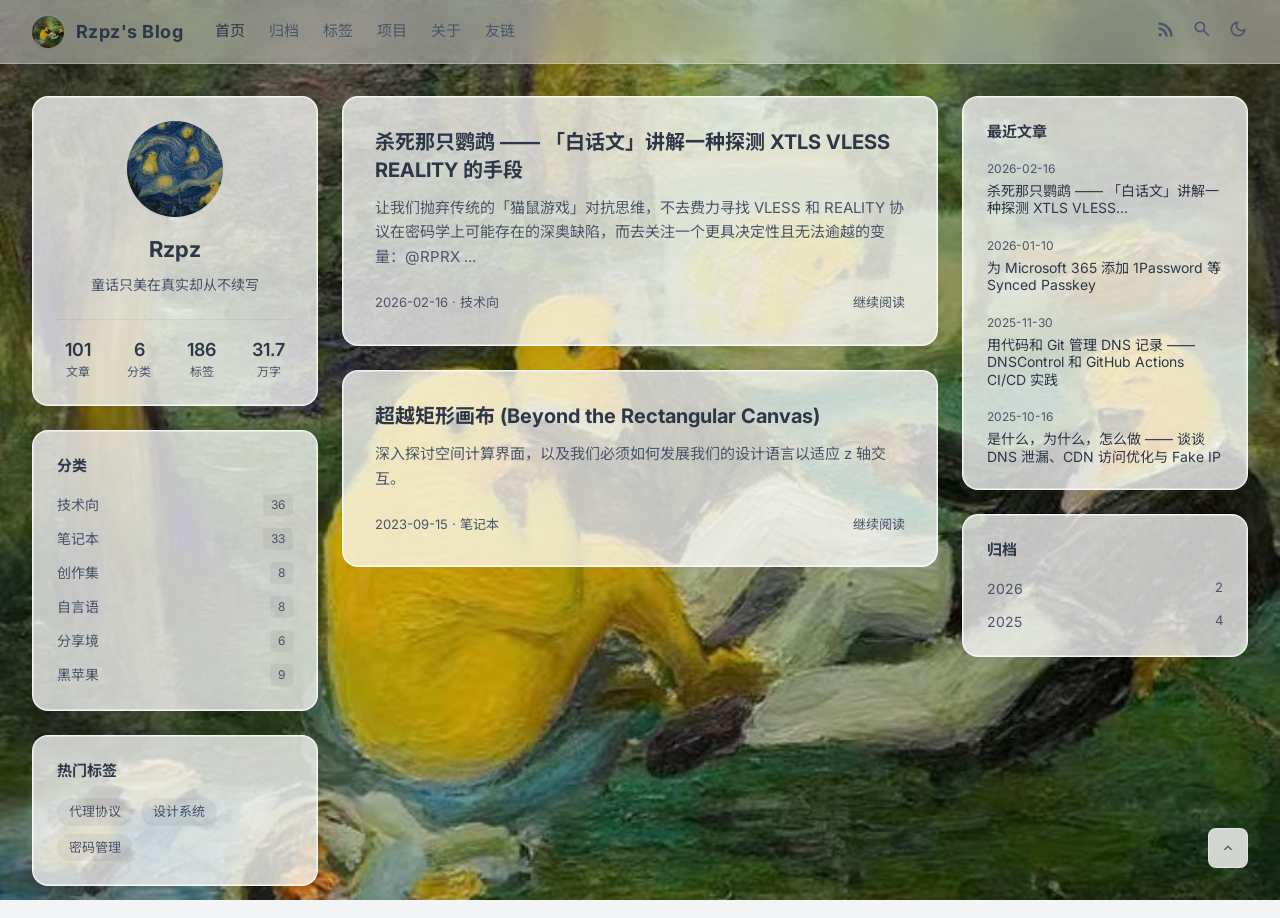
<file: index.html>
<!DOCTYPE html>
<html class="light" lang="zh-CN">
<head>
<meta charset="utf-8"/>
<meta content="width=device-width, initial-scale=1.0" name="viewport"/>
<title>Rzpz's Blog</title>
<link rel="stylesheet" href="blog-layout.css">
<link href="https://fonts.googleapis.com/css2?family=Inter:wght@400;500;600&family=Noto+Sans+SC:wght@400;500;700&display=swap" rel="stylesheet" media="print" onload="this.media='all'"/>
<link rel="stylesheet" href="style.css">
</head>
<body class="text-on-surface antialiased min-h-screen relative overflow-x-hidden font-body bg-cover bg-center bg-fixed" style="background-image: url('logo.jpg');">

<!-- Top Navigation Bar -->
<nav class="glass-nav w-full h-16 sticky top-0 z-50 flex items-center justify-between px-4 md:px-8">
    <div class="flex items-center gap-8 max-w-[1400px] w-full mx-auto">
        <div class="flex items-center gap-8">
            <a class="flex items-center gap-3" href="#" onclick="showSection('home')">
                <img alt="Logo" class="w-8 h-8 rounded-full object-cover shadow-sm" src="logo.jpg" onerror="this.src='https://api.dicebear.com/7.x/avataaars/svg?seed=Rzpz'"/>
                <span class="font-heading text-[18px] font-bold text-on-surface tracking-wide">Rzpz's Blog</span>
            </a>
            <div class="hidden md:flex gap-6">
                <a class="nav-link text-on-surface font-body text-[15px]" href="#" data-section="home" onclick="showSection('home')">首页</a>
                <a class="nav-link text-on-surface-variant hover:text-on-surface transition-colors font-body text-[15px]" href="#" data-section="archive" onclick="showSection('archive')">归档</a>
                <a class="nav-link text-on-surface-variant hover:text-on-surface transition-colors font-body text-[15px]" href="#" data-section="tags" onclick="showSection('tags')">标签</a>
                <a class="nav-link text-on-surface-variant hover:text-on-surface transition-colors font-body text-[15px]" href="#" data-section="projects" onclick="showSection('projects')">项目</a>
                <a class="nav-link text-on-surface-variant hover:text-on-surface transition-colors font-body text-[15px]" href="#" data-section="about" onclick="showSection('about')">关于</a>
                <a class="nav-link text-on-surface-variant hover:text-on-surface transition-colors font-body text-[15px]" href="#" data-section="friends" onclick="showSection('friends')">友链</a>
            </div>
        </div>
        <div class="flex items-center gap-4 text-on-surface-variant ml-auto">
            <a class="hover:text-on-surface transition-colors" href="#" title="RSS"><span class="material-symbols-outlined text-[20px]">rss_feed</span></a>
            <button class="hover:text-on-surface transition-colors" onclick="toggleSearch()"><span class="material-symbols-outlined text-[20px]">search</span></button>
            <button class="hover:text-on-surface transition-colors" title="Toggle Dark Mode"><span class="material-symbols-outlined text-[20px]">dark_mode</span></button>
        </div>
    </div>
</nav>

<!-- ========== HOME SECTION ========== -->
<section id="section-home" class="section-content p-4 md:p-6 lg:p-8 max-w-[1400px] mx-auto w-full">
    <div class="grid grid-cols-1 lg:grid-cols-12 gap-6">

        <!-- Left Column: Profile & Categories -->
        <aside class="lg:col-span-3 flex flex-col gap-6">
            <!-- Profile Card -->
            <div class="glass-card rounded-2xl p-6 flex flex-col items-center text-center">
                <img alt="Profile" class="w-24 h-24 rounded-full object-cover shadow-sm mb-4" src="logo2.jpg" onerror="this.src='https://api.dicebear.com/7.x/avataaars/svg?seed=Rzpz'"/>
                <h2 class="font-heading text-[22px] font-bold text-on-surface mb-2">Rzpz</h2>
                <p class="text-on-surface-variant font-body text-[14px] mb-6">童话只美在真实却从不续写</p>
                <div class="flex justify-between w-full px-2 pt-4 border-t border-black/5">
                    <div class="flex flex-col items-center">
                        <span class="font-heading text-[18px] font-semibold text-on-surface">101</span>
                        <span class="text-on-surface-variant text-[12px]">文章</span>
                    </div>
                    <div class="flex flex-col items-center">
                        <span class="font-heading text-[18px] font-semibold text-on-surface">6</span>
                        <span class="text-on-surface-variant text-[12px]">分类</span>
                    </div>
                    <div class="flex flex-col items-center">
                        <span class="font-heading text-[18px] font-semibold text-on-surface">186</span>
                        <span class="text-on-surface-variant text-[12px]">标签</span>
                    </div>
                    <div class="flex flex-col items-center">
                        <span class="font-heading text-[18px] font-semibold text-on-surface">31.7</span>
                        <span class="text-on-surface-variant text-[12px]">万字</span>
                    </div>
                </div>
            </div>

            <!-- Categories Card -->
            <div class="glass-card rounded-2xl p-6">
                <h3 class="text-on-surface text-[15px] font-bold mb-4">分类</h3>
                <ul class="flex flex-col gap-3">
                    <li class="flex justify-between items-center group cursor-pointer">
                        <span class="text-on-surface-variant group-hover:text-on-surface transition-colors font-body text-[14px]">技术向</span>
                        <span class="bg-black/5 text-on-surface-variant text-[12px] px-2 py-0.5 rounded">36</span>
                    </li>
                    <li class="flex justify-between items-center group cursor-pointer">
                        <span class="text-on-surface-variant group-hover:text-on-surface transition-colors font-body text-[14px]">笔记本</span>
                        <span class="bg-black/5 text-on-surface-variant text-[12px] px-2 py-0.5 rounded">33</span>
                    </li>
                    <li class="flex justify-between items-center group cursor-pointer">
                        <span class="text-on-surface-variant group-hover:text-on-surface transition-colors font-body text-[14px]">创作集</span>
                        <span class="bg-black/5 text-on-surface-variant text-[12px] px-2 py-0.5 rounded">8</span>
                    </li>
                    <li class="flex justify-between items-center group cursor-pointer">
                        <span class="text-on-surface-variant group-hover:text-on-surface transition-colors font-body text-[14px]">自言语</span>
                        <span class="bg-black/5 text-on-surface-variant text-[12px] px-2 py-0.5 rounded">8</span>
                    </li>
                    <li class="flex justify-between items-center group cursor-pointer">
                        <span class="text-on-surface-variant group-hover:text-on-surface transition-colors font-body text-[14px]">分享境</span>
                        <span class="bg-black/5 text-on-surface-variant text-[12px] px-2 py-0.5 rounded">6</span>
                    </li>
                    <li class="flex justify-between items-center group cursor-pointer">
                        <span class="text-on-surface-variant group-hover:text-on-surface transition-colors font-body text-[14px]">黑苹果</span>
                        <span class="bg-black/5 text-on-surface-variant text-[12px] px-2 py-0.5 rounded">9</span>
                    </li>
                </ul>
            </div>

            <!-- Hot Tags Card -->
            <div class="glass-card rounded-2xl p-6">
                <h3 class="text-on-surface text-[15px] font-bold mb-4">热门标签</h3>
                <div class="flex flex-wrap gap-2">
                    <span class="bg-black/5 hover:bg-black/10 text-on-surface-variant text-[13px] px-3 py-1 rounded-full cursor-pointer transition-colors">代理协议</span>
                    <span class="bg-black/5 hover:bg-black/10 text-on-surface-variant text-[13px] px-3 py-1 rounded-full cursor-pointer transition-colors">设计系统</span>
                    <span class="bg-black/5 hover:bg-black/10 text-on-surface-variant text-[13px] px-3 py-1 rounded-full cursor-pointer transition-colors">密码管理</span>
                </div>
            </div>
        </aside>

        <!-- Center Column: Main Content -->
        <div class="lg:col-span-6 flex flex-col gap-6">
            <!-- Article Card 1 -->
            <article class="glass-card rounded-2xl p-6 md:p-8 cursor-pointer group hover:-translate-y-1 transition-transform duration-300">
                <h3 class="font-heading text-[20px] font-bold text-on-surface mb-3 group-hover:text-blue-600 transition-colors leading-snug">
                    杀死那只鹦鹉 —— 「白话文」讲解一种探测 XTLS VLESS REALITY 的手段
                </h3>
                <p class="font-body text-[15px] text-on-surface-variant mb-6 line-clamp-3 leading-relaxed">
                    让我们抛弃传统的「猫鼠游戏」对抗思维，不去费力寻找 VLESS 和 REALITY 协议在密码学上可能存在的深奥缺陷，而去关注一个更具决定性且无法逾越的变量：@RPRX ...
                </p>
                <div class="flex items-center justify-between mt-auto">
                    <span class="text-on-surface-variant text-[13px]">2026-02-16 · 技术向</span>
                    <span class="text-on-surface-variant text-[13px] group-hover:text-blue-600 transition-colors">继续阅读</span>
                </div>
            </article>

            <!-- Article Card 2 -->
            <article class="glass-card rounded-2xl p-6 md:p-8 cursor-pointer group hover:-translate-y-1 transition-transform duration-300">
                <h3 class="font-heading text-[20px] font-bold text-on-surface mb-3 group-hover:text-blue-600 transition-colors leading-snug">
                    超越矩形画布 (Beyond the Rectangular Canvas)
                </h3>
                <p class="font-body text-[15px] text-on-surface-variant mb-6 line-clamp-3 leading-relaxed">
                    深入探讨空间计算界面，以及我们必须如何发展我们的设计语言以适应 z 轴交互。
                </p>
                <div class="flex items-center justify-between mt-auto">
                    <span class="text-on-surface-variant text-[13px]">2023-09-15 · 笔记本</span>
                    <span class="text-on-surface-variant text-[13px] group-hover:text-blue-600 transition-colors">继续阅读</span>
                </div>
            </article>
        </div>

        <!-- Right Column: Recent & Archive -->
        <aside class="lg:col-span-3 flex flex-col gap-6">
            <!-- Recent Posts -->
            <div class="glass-card rounded-2xl p-6">
                <h3 class="text-on-surface text-[15px] font-bold mb-4">最近文章</h3>
                <div class="flex flex-col gap-5">
                    <a class="group block" href="#">
                        <div class="text-[12px] text-on-surface-variant mb-1">2026-02-16</div>
                        <div class="font-body text-[14px] text-on-surface group-hover:text-blue-600 transition-colors line-clamp-2 leading-tight">杀死那只鹦鹉 —— 「白话文」讲解一种探测 XTLS VLESS...</div>
                    </a>
                    <a class="group block" href="#">
                        <div class="text-[12px] text-on-surface-variant mb-1">2026-01-10</div>
                        <div class="font-body text-[14px] text-on-surface group-hover:text-blue-600 transition-colors line-clamp-2 leading-tight">为 Microsoft 365 添加 1Password 等 Synced Passkey</div>
                    </a>
                    <a class="group block" href="#">
                        <div class="text-[12px] text-on-surface-variant mb-1">2025-11-30</div>
                        <div class="font-body text-[14px] text-on-surface group-hover:text-blue-600 transition-colors line-clamp-3 leading-tight">用代码和 Git 管理 DNS 记录 —— DNSControl 和 GitHub Actions CI/CD 实践</div>
                    </a>
                    <a class="group block" href="#">
                        <div class="text-[12px] text-on-surface-variant mb-1">2025-10-16</div>
                        <div class="font-body text-[14px] text-on-surface group-hover:text-blue-600 transition-colors line-clamp-3 leading-tight">是什么，为什么，怎么做 —— 谈谈 DNS 泄漏、CDN 访问优化与 Fake IP</div>
                    </a>
                </div>
            </div>

            <!-- Archive -->
            <div class="glass-card rounded-2xl p-6">
                <h3 class="text-on-surface text-[15px] font-bold mb-4">归档</h3>
                <ul class="flex flex-col gap-3">
                    <li class="flex justify-between items-center group cursor-pointer">
                        <span class="text-on-surface-variant group-hover:text-on-surface transition-colors font-body text-[14px]">2026</span>
                        <span class="text-on-surface-variant text-[13px]">2</span>
                    </li>
                    <li class="flex justify-between items-center group cursor-pointer">
                        <span class="text-on-surface-variant group-hover:text-on-surface transition-colors font-body text-[14px]">2025</span>
                        <span class="text-on-surface-variant text-[13px]">4</span>
                    </li>
                </ul>
            </div>
        </aside>

    </div>
</section>

<!-- ========== PROJECTS SECTION ========== -->
<section id="section-projects" class="section-content p-4 md:p-8 max-w-[1200px] mx-auto w-full hidden">
    <header class="mb-12">
        <h2 class="font-heading text-[32px] font-bold text-on-surface mb-3">项目</h2>
        <p class="font-body text-[16px] text-on-surface-variant max-w-2xl">我参与和开发的一些开源项目与技术实践。</p>
    </header>
    <div class="grid grid-cols-1 md:grid-cols-2 lg:grid-cols-3 gap-6">
        <a class="glass-card block rounded-2xl p-6 hover:-translate-y-1 transition-transform duration-300 group" href="./projects/hangul-garden/#/wordbank">
            <div class="text-4xl font-bold mb-4 text-blue-600" lang="ko" aria-hidden="true">한</div>
            <h3 class="font-heading text-[18px] font-bold text-on-surface mb-3 group-hover:text-blue-600 transition-colors">韩语口袋 · <span lang="ko">한글노트</span></h3>
            <p class="font-body text-[14px] text-on-surface-variant">韩语分级词库、场景词汇和闪卡复习，配有 3–4 级语法、听力、阅读和写作练习。</p>
            <span class="inline-block mt-4 text-[14px] font-semibold text-blue-600">打开韩语口袋</span>
        </a>
        <div class="glass-card rounded-2xl p-6 hover:-translate-y-1 transition-transform duration-300 cursor-pointer group">
            <div class="text-4xl mb-4">&#x1F310;</div>
            <h3 class="font-heading text-[18px] font-bold text-on-surface mb-3 group-hover:text-blue-600 transition-colors">静态博客生成器</h3>
            <p class="font-body text-[14px] text-on-surface-variant">基于 Markdown 的轻量级静态博客生成工具，支持自定义主题和自动部署。</p>
            <div class="flex flex-wrap gap-2 mt-4">
                <span class="text-[12px] px-2 py-1 bg-black/5 rounded text-on-surface-variant">Go</span>
                <span class="text-[12px] px-2 py-1 bg-black/5 rounded text-on-surface-variant">Markdown</span>
                <span class="text-[12px] px-2 py-1 bg-black/5 rounded text-on-surface-variant">GitHub Actions</span>
            </div>
        </div>
        <div class="glass-card rounded-2xl p-6 hover:-translate-y-1 transition-transform duration-300 cursor-pointer group">
            <div class="text-4xl mb-4">&#x1F4CA;</div>
            <h3 class="font-heading text-[18px] font-bold text-on-surface mb-3 group-hover:text-blue-600 transition-colors">数据可视化面板</h3>
            <p class="font-body text-[14px] text-on-surface-variant">基于 D3.js 的实时数据监控仪表板，支持多种图表类型和自定义指标。</p>
            <div class="flex flex-wrap gap-2 mt-4">
                <span class="text-[12px] px-2 py-1 bg-black/5 rounded text-on-surface-variant">D3.js</span>
                <span class="text-[12px] px-2 py-1 bg-black/5 rounded text-on-surface-variant">TypeScript</span>
                <span class="text-[12px] px-2 py-1 bg-black/5 rounded text-on-surface-variant">WebSocket</span>
            </div>
        </div>
        <div class="glass-card rounded-2xl p-6 hover:-translate-y-1 transition-transform duration-300 cursor-pointer group">
            <div class="text-4xl mb-4">&#x1F4DD;</div>
            <h3 class="font-heading text-[18px] font-bold text-on-surface mb-3 group-hover:text-blue-600 transition-colors">DNS 配置管理工具</h3>
            <p class="font-body text-[14px] text-on-surface-variant">用代码和 Git 管理 DNS 记录，基于 DNSControl 和 GitHub Actions CI/CD。</p>
            <div class="flex flex-wrap gap-2 mt-4">
                <span class="text-[12px] px-2 py-1 bg-black/5 rounded text-on-surface-variant">DNSControl</span>
                <span class="text-[12px] px-2 py-1 bg-black/5 rounded text-on-surface-variant">CI/CD</span>
                <span class="text-[12px] px-2 py-1 bg-black/5 rounded text-on-surface-variant">JavaScript</span>
            </div>
        </div>
        <div class="glass-card rounded-2xl p-6 hover:-translate-y-1 transition-transform duration-300 cursor-pointer group">
            <div class="text-4xl mb-4">&#x1F527;</div>
            <h3 class="font-heading text-[18px] font-bold text-on-surface mb-3 group-hover:text-blue-600 transition-colors">自动化部署脚本集</h3>
            <p class="font-body text-[14px] text-on-surface-variant">一套用于服务器自动化部署的 Shell 脚本集，涵盖 Nginx、Docker、SSL 证书管理。</p>
            <div class="flex flex-wrap gap-2 mt-4">
                <span class="text-[12px] px-2 py-1 bg-black/5 rounded text-on-surface-variant">Shell</span>
                <span class="text-[12px] px-2 py-1 bg-black/5 rounded text-on-surface-variant">Docker</span>
                <span class="text-[12px] px-2 py-1 bg-black/5 rounded text-on-surface-variant">Nginx</span>
            </div>
        </div>
        <div class="glass-card rounded-2xl p-6 hover:-translate-y-1 transition-transform duration-300 cursor-pointer group">
            <div class="text-4xl mb-4">&#x1F4F1;</div>
            <h3 class="font-heading text-[18px] font-bold text-on-surface mb-3 group-hover:text-blue-600 transition-colors">响应式 UI 组件库</h3>
            <p class="font-body text-[14px] text-on-surface-variant">一组轻量级、可自定义的 Web UI 组件，专为个人项目和小型团队设计。</p>
            <div class="flex flex-wrap gap-2 mt-4">
                <span class="text-[12px] px-2 py-1 bg-black/5 rounded text-on-surface-variant">React</span>
                <span class="text-[12px] px-2 py-1 bg-black/5 rounded text-on-surface-variant">Tailwind</span>
                <span class="text-[12px] px-2 py-1 bg-black/5 rounded text-on-surface-variant">Storybook</span>
            </div>
        </div>
        <div class="glass-card rounded-2xl p-6 hover:-translate-y-1 transition-transform duration-300 cursor-pointer group">
            <div class="text-4xl mb-4">&#x1F4AC;</div>
            <h3 class="font-heading text-[18px] font-bold text-on-surface mb-3 group-hover:text-blue-600 transition-colors">评论系统集成方案</h3>
            <p class="font-body text-[14px] text-on-surface-variant">为静态博客集成轻量级评论系统的开源方案，支持多种后端选择。</p>
            <div class="flex flex-wrap gap-2 mt-4">
                <span class="text-[12px] px-2 py-1 bg-black/5 rounded text-on-surface-variant">Giscus</span>
                <span class="text-[12px] px-2 py-1 bg-black/5 rounded text-on-surface-variant">Waline</span>
                <span class="text-[12px] px-2 py-1 bg-black/5 rounded text-on-surface-variant">API</span>
            </div>
        </div>
    </div>
</section>

<!-- ========== ABOUT SECTION ========== -->
<section id="section-about" class="section-content p-4 md:p-8 max-w-[900px] mx-auto w-full hidden">
    <header class="mb-12 relative rounded-2xl overflow-hidden group h-[300px] md:h-[400px]">
        <div class="absolute inset-0 bg-gradient-to-br from-pink-200 to-pink-300 opacity-60"></div>
        <div class="absolute inset-0 bg-white/40 backdrop-blur-[2px]"></div>
        <div class="absolute bottom-0 left-0 p-8 w-full backdrop-blur-md bg-white/50 border-t border-white/40">
            <h2 class="font-heading text-[32px] font-bold text-on-surface mb-2">Rzpz</h2>
            <p class="font-body text-[16px] text-on-surface-variant max-w-2xl">热爱技术，喜欢探索，记录成长的点滴。</p>
        </div>
    </header>

    <div class="grid grid-cols-1 lg:grid-cols-12 gap-6">
        <div class="lg:col-span-8 space-y-6">
            <article class="glass-card rounded-2xl p-8">
                <h3 class="font-heading text-[24px] font-bold text-on-surface mb-6 flex items-center gap-3">
                    <span class="material-symbols-outlined text-[28px]">psychology</span>
                    理念与态度
                </h3>
                <div class="space-y-4 text-[15px] text-on-surface-variant leading-relaxed">
                    <p>我相信技术应该服务于生活，而非主导生活。好的工具让人更专注于创造，而不是消耗在工具的配置和维护上。</p>
                    <p>在这个信息爆炸的时代，我追求高质量的输出而非高频的更新。每一篇文章都是经过思考和实践后的沉淀，希望能为读者带来真正的价值。</p>
                    <p>这个博客是我个人的数字花园，记录着我在技术道路上的探索、思考和收获。欢迎你常来看看。</p>
                </div>
            </article>
        </div>
        <div class="lg:col-span-4">
            <div class="glass-card rounded-2xl p-6 sticky top-[88px]">
                <h4 class="font-heading text-[18px] font-bold text-on-surface mb-4 flex items-center gap-2 border-b border-black/5 pb-3">
                    <span class="material-symbols-outlined text-[20px]">architecture</span>
                    技术栈
                </h4>
                <div class="space-y-5">
                    <div>
                        <h5 class="text-on-surface-variant text-[12px] mb-2 uppercase tracking-wider font-heading">前端</h5>
                        <div class="flex flex-wrap gap-2">
                            <span class="bg-black/5 text-on-surface-variant text-[13px] px-3 py-1 rounded-full">HTML/CSS</span>
                            <span class="bg-black/5 text-on-surface-variant text-[13px] px-3 py-1 rounded-full">Tailwind CSS</span>
                            <span class="bg-black/5 text-on-surface-variant text-[13px] px-3 py-1 rounded-full">JavaScript</span>
                            <span class="bg-black/5 text-on-surface-variant text-[13px] px-3 py-1 rounded-full">React</span>
                        </div>
                    </div>
                    <div>
                        <h5 class="text-on-surface-variant text-[12px] mb-2 uppercase tracking-wider font-heading">后端 & 运维</h5>
                        <div class="flex flex-wrap gap-2">
                            <span class="bg-black/5 text-on-surface-variant text-[13px] px-3 py-1 rounded-full">Go</span>
                            <span class="bg-black/5 text-on-surface-variant text-[13px] px-3 py-1 rounded-full">Node.js</span>
                            <span class="bg-black/5 text-on-surface-variant text-[13px] px-3 py-1 rounded-full">Docker</span>
                            <span class="bg-black/5 text-on-surface-variant text-[13px] px-3 py-1 rounded-full">Nginx</span>
                        </div>
                    </div>
                    <div>
                        <h5 class="text-on-surface-variant text-[12px] mb-2 uppercase tracking-wider font-heading">兴趣领域</h5>
                        <div class="flex flex-wrap gap-2">
                            <span class="bg-black/5 text-on-surface-variant text-[13px] px-3 py-1 rounded-full">网络协议</span>
                            <span class="bg-black/5 text-on-surface-variant text-[13px] px-3 py-1 rounded-full">隐私安全</span>
                            <span class="bg-black/5 text-on-surface-variant text-[13px] px-3 py-1 rounded-full">开源</span>
                        </div>
                    </div>
                </div>
            </div>
        </div>
    </div>
</section>

<!-- ========== ARCHIVE SECTION ========== -->
<section id="section-archive" class="section-content p-4 md:p-8 max-w-[1200px] mx-auto w-full hidden">
    <header class="max-w-3xl mb-8">
        <h2 class="font-heading text-[32px] font-bold text-on-surface mb-3">归档</h2>
        <p class="font-body text-[16px] text-on-surface-variant">记录过去的时光与思考。</p>
    </header>
    <div class="glass-card rounded-2xl p-8">
        <div class="relative border-l border-black/10 pl-6 space-y-10">
            <!-- 2026 -->
            <div class="relative">
                <span class="absolute -left-[31px] top-1 w-3 h-3 rounded-full bg-blue-500 ring-4 ring-white/50"></span>
                <h3 class="font-heading text-[24px] font-bold text-on-surface mb-4">2026</h3>
                <div class="space-y-4">
                    <a class="group flex flex-col md:flex-row md:items-center gap-2 md:gap-4 border-b border-black/5 pb-4 last:border-0 last:pb-0" href="#">
                        <span class="text-[14px] text-on-surface-variant w-24 shrink-0">02-16</span>
                        <span class="font-body text-[16px] text-on-surface group-hover:text-blue-600 transition-colors">杀死那只鹦鹉 —— 「白话文」讲解一种探测 XTLS VLESS REALITY 的手段</span>
                    </a>
                    <a class="group flex flex-col md:flex-row md:items-center gap-2 md:gap-4 border-b border-black/5 pb-4 last:border-0 last:pb-0" href="#">
                        <span class="text-[14px] text-on-surface-variant w-24 shrink-0">01-10</span>
                        <span class="font-body text-[16px] text-on-surface group-hover:text-blue-600 transition-colors">为 Microsoft 365 添加 1Password 等 Synced Passkey</span>
                    </a>
                </div>
            </div>
            <!-- 2025 -->
            <div class="relative">
                <span class="absolute -left-[31px] top-1 w-3 h-3 rounded-full bg-blue-400 ring-4 ring-white/50"></span>
                <h3 class="font-heading text-[24px] font-bold text-on-surface mb-4">2025</h3>
                <div class="space-y-4">
                    <a class="group flex flex-col md:flex-row md:items-center gap-2 md:gap-4 border-b border-black/5 pb-4 last:border-0 last:pb-0" href="#">
                        <span class="text-[14px] text-on-surface-variant w-24 shrink-0">11-30</span>
                        <span class="font-body text-[16px] text-on-surface group-hover:text-blue-600 transition-colors">用代码和 Git 管理 DNS 记录 —— DNSControl 和 GitHub Actions CI/CD 实践</span>
                    </a>
                    <a class="group flex flex-col md:flex-row md:items-center gap-2 md:gap-4 border-b border-black/5 pb-4 last:border-0 last:pb-0" href="#">
                        <span class="text-[14px] text-on-surface-variant w-24 shrink-0">10-16</span>
                        <span class="font-body text-[16px] text-on-surface group-hover:text-blue-600 transition-colors">是什么，为什么，怎么做 —— 谈谈 DNS 泄漏、CDN 访问优化与 Fake IP</span>
                    </a>
                </div>
            </div>
        </div>
    </div>
</section>

<!-- ========== TAGS SECTION ========== -->
<section id="section-tags" class="section-content p-4 md:p-8 max-w-[1200px] mx-auto w-full hidden">
    <header class="max-w-3xl mb-8">
        <h2 class="font-heading text-[32px] font-bold text-on-surface mb-3">标签</h2>
        <p class="font-body text-[16px] text-on-surface-variant">所有文章的话题分类。</p>
    </header>
    <div class="glass-card rounded-2xl p-8">
        <div class="flex flex-wrap gap-4">
            <span class="bg-black/5 hover:bg-black/10 text-on-surface-variant text-[15px] px-4 py-2 rounded-full cursor-pointer transition-colors flex items-center gap-2">代理协议 <span class="bg-white/50 text-[12px] px-2 rounded-full">12</span></span>
            <span class="bg-black/5 hover:bg-black/10 text-on-surface-variant text-[15px] px-4 py-2 rounded-full cursor-pointer transition-colors flex items-center gap-2">设计系统 <span class="bg-white/50 text-[12px] px-2 rounded-full">8</span></span>
            <span class="bg-black/5 hover:bg-black/10 text-on-surface-variant text-[15px] px-4 py-2 rounded-full cursor-pointer transition-colors flex items-center gap-2">密码管理 <span class="bg-white/50 text-[12px] px-2 rounded-full">5</span></span>
            <span class="bg-black/5 hover:bg-black/10 text-on-surface-variant text-[15px] px-4 py-2 rounded-full cursor-pointer transition-colors flex items-center gap-2">DNS <span class="bg-white/50 text-[12px] px-2 rounded-full">15</span></span>
            <span class="bg-black/5 hover:bg-black/10 text-on-surface-variant text-[15px] px-4 py-2 rounded-full cursor-pointer transition-colors flex items-center gap-2">CDN <span class="bg-white/50 text-[12px] px-2 rounded-full">9</span></span>
            <span class="bg-black/5 hover:bg-black/10 text-on-surface-variant text-[15px] px-4 py-2 rounded-full cursor-pointer transition-colors flex items-center gap-2">CI/CD <span class="bg-white/50 text-[12px] px-2 rounded-full">7</span></span>
            <span class="bg-black/5 hover:bg-black/10 text-on-surface-variant text-[15px] px-4 py-2 rounded-full cursor-pointer transition-colors flex items-center gap-2">Git <span class="bg-white/50 text-[12px] px-2 rounded-full">11</span></span>
            <span class="bg-black/5 hover:bg-black/10 text-on-surface-variant text-[15px] px-4 py-2 rounded-full cursor-pointer transition-colors flex items-center gap-2">前端 <span class="bg-white/50 text-[12px] px-2 rounded-full">24</span></span>
        </div>
    </div>
</section>

<!-- ========== FRIENDS SECTION ========== -->
<section id="section-friends" class="section-content p-4 md:p-8 max-w-[1200px] mx-auto w-full hidden">
    <header class="max-w-3xl mb-8">
        <h2 class="font-heading text-[32px] font-bold text-on-surface mb-3">友链</h2>
        <p class="font-body text-[16px] text-on-surface-variant">一群有趣的灵魂和值得关注的技术博客。</p>
    </header>
    <div class="grid grid-cols-1 md:grid-cols-2 lg:grid-cols-3 gap-6 mb-12">
        <a class="glass-card rounded-2xl p-6 hover:-translate-y-1 transition-all duration-300 group flex items-start gap-4" href="#">
            <div class="w-12 h-12 rounded-full overflow-hidden shrink-0">
                <img alt="Avatar" class="w-full h-full object-cover" src="logo.jpg" onerror="this.src='https://api.dicebear.com/7.x/avataaars/svg?seed=Friend1'"/>
            </div>
            <div>
                <h3 class="font-heading text-[18px] font-bold text-on-surface group-hover:text-blue-600 transition-colors">技术随想</h3>
                <span class="text-on-surface-variant text-[12px] uppercase tracking-wider">前端 · React</span>
                <p class="font-body text-[14px] text-on-surface-variant/80 mt-2 line-clamp-2">专注前端技术分享，React 生态最佳实践。</p>
            </div>
        </a>
        <a class="glass-card rounded-2xl p-6 hover:-translate-y-1 transition-all duration-300 group flex items-start gap-4" href="#">
            <div class="w-12 h-12 rounded-full overflow-hidden shrink-0">
                <img alt="Avatar" class="w-full h-full object-cover" src="logo.jpg" onerror="this.src='https://api.dicebear.com/7.x/avataaars/svg?seed=Friend2'"/>
            </div>
            <div>
                <h3 class="font-heading text-[18px] font-bold text-on-surface group-hover:text-blue-600 transition-colors">后端架构笔记</h3>
                <span class="text-on-surface-variant text-[12px] uppercase tracking-wider">后端 · Go</span>
                <p class="font-body text-[14px] text-on-surface-variant/80 mt-2 line-clamp-2">深入 Go 语言、分布式系统和微服务架构。</p>
            </div>
        </a>
        <a class="glass-card rounded-2xl p-6 hover:-translate-y-1 transition-all duration-300 group flex items-start gap-4" href="#">
            <div class="w-12 h-12 rounded-full overflow-hidden shrink-0">
                <img alt="Avatar" class="w-full h-full object-cover" src="logo.jpg" onerror="this.src='https://api.dicebear.com/7.x/avataaars/svg?seed=Friend3'"/>
            </div>
            <div>
                <h3 class="font-heading text-[18px] font-bold text-on-surface group-hover:text-blue-600 transition-colors">DevOps 之路</h3>
                <span class="text-on-surface-variant text-[12px] uppercase tracking-wider">运维 · CI/CD</span>
                <p class="font-body text-[14px] text-on-surface-variant/80 mt-2 line-clamp-2">自动化一切，探索 DevOps 最佳实践。</p>
            </div>
        </a>
    </div>

    <!-- Apply for a link -->
    <div class="glass-card rounded-2xl p-8 relative overflow-hidden max-w-2xl">
        <div class="relative z-10">
            <h3 class="font-heading text-[24px] font-bold text-on-surface mb-3">申请友链</h3>
            <p class="font-body text-[15px] text-on-surface-variant mb-6">欢迎高质量的个人博客交换链接。请填写以下信息，我会尽快回复。</p>
            <form class="flex flex-col gap-4">
                <input class="w-full px-4 py-3 rounded-xl bg-white/40 border border-white/60 focus:outline-none focus:ring-2 focus:ring-blue-400 focus:bg-white/60 transition-all text-[14px]" placeholder="你的昵称" type="text"/>
                <input class="w-full px-4 py-3 rounded-xl bg-white/40 border border-white/60 focus:outline-none focus:ring-2 focus:ring-blue-400 focus:bg-white/60 transition-all text-[14px]" placeholder="https://yourblog.com" type="url"/>
                <textarea class="w-full px-4 py-3 rounded-xl bg-white/40 border border-white/60 focus:outline-none focus:ring-2 focus:ring-blue-400 focus:bg-white/60 transition-all text-[14px] resize-none" placeholder="简短描述你的博客" rows="3"></textarea>
                <button class="mt-2 self-start px-8 py-3 bg-blue-500/90 hover:bg-blue-600 text-white rounded-xl font-bold text-[14px] tracking-wide transition-colors shadow-md" type="button">提交申请</button>
            </form>
        </div>
    </div>
</section>

<!-- Scroll to top button -->
<button class="bg-white/80 backdrop-blur-md w-10 h-10 rounded-lg flex items-center justify-center fixed bottom-8 right-8 z-[60] shadow-sm hover:bg-white transition-all duration-300 border border-white/40" onclick="window.scrollTo({top:0,behavior:'smooth'})">
    <span class="material-symbols-outlined text-on-surface-variant">keyboard_arrow_up</span>
</button>

<!-- Mobile bottom nav -->
<div class="md:hidden fixed bottom-0 left-0 right-0 z-50 glass-nav flex justify-around py-2 overflow-x-auto overflow-y-hidden">
    <div class="flex justify-around w-full min-w-max px-2 gap-4">
        <a class="flex flex-col items-center gap-1 text-on-surface min-w-[3rem]" href="#" onclick="showSection('home')" data-mobile-nav="home">
            <span class="material-symbols-outlined text-[20px]">home</span>
            <span class="text-[11px]">首页</span>
        </a>
        <a class="flex flex-col items-center gap-1 text-on-surface-variant opacity-60 min-w-[3rem]" href="#" onclick="showSection('archive')" data-mobile-nav="archive">
            <span class="material-symbols-outlined text-[20px]">inventory_2</span>
            <span class="text-[11px]">归档</span>
        </a>
        <a class="flex flex-col items-center gap-1 text-on-surface-variant opacity-60 min-w-[3rem]" href="#" onclick="showSection('tags')" data-mobile-nav="tags">
            <span class="material-symbols-outlined text-[20px]">sell</span>
            <span class="text-[11px]">标签</span>
        </a>
        <a class="flex flex-col items-center gap-1 text-on-surface-variant opacity-60 min-w-[3rem]" href="#" onclick="showSection('projects')" data-mobile-nav="projects">
            <span class="material-symbols-outlined text-[20px]">code</span>
            <span class="text-[11px]">项目</span>
        </a>
        <a class="flex flex-col items-center gap-1 text-on-surface-variant opacity-60 min-w-[3rem]" href="#" onclick="showSection('about')" data-mobile-nav="about">
            <span class="material-symbols-outlined text-[20px]">person</span>
            <span class="text-[11px]">关于</span>
        </a>
        <a class="flex flex-col items-center gap-1 text-on-surface-variant opacity-60 min-w-[3rem]" href="#" onclick="showSection('friends')" data-mobile-nav="friends">
            <span class="material-symbols-outlined text-[20px]">group</span>
            <span class="text-[11px]">友链</span>
        </a>
    </div>
</div>

<script>
// Section navigation
function showSection(section) {
    document.querySelectorAll('.section-content').forEach(s => s.classList.add('hidden'));
    const target = document.getElementById('section-' + section);
    if (target) target.classList.remove('hidden');

    // Update nav link active states
    document.querySelectorAll('.nav-link').forEach(link => {
        if (link.dataset.section === section) {
            link.classList.remove('text-on-surface-variant');
            link.classList.add('text-on-surface');
        } else {
            link.classList.remove('text-on-surface');
            link.classList.add('text-on-surface-variant');
        }
    });

    // Update mobile nav
    document.querySelectorAll('[data-mobile-nav]').forEach(a => {
        if (a.dataset.mobileNav === section) {
            a.classList.add('text-on-surface');
            a.classList.remove('text-on-surface-variant', 'opacity-60');
        } else {
            a.classList.remove('text-on-surface');
            a.classList.add('text-on-surface-variant', 'opacity-60');
        }
    });
}

if (location.hash === '#projects') showSection('projects');

// Search overlay
function toggleSearch() {
    // simplified search toggle
    const overlay = document.getElementById('search-overlay');
    if (overlay) {
        overlay.classList.toggle('hidden');
        if (!overlay.classList.contains('hidden')) {
            overlay.querySelector('input').focus();
        }
    }
}
</script>

</body>
</html>
</file>
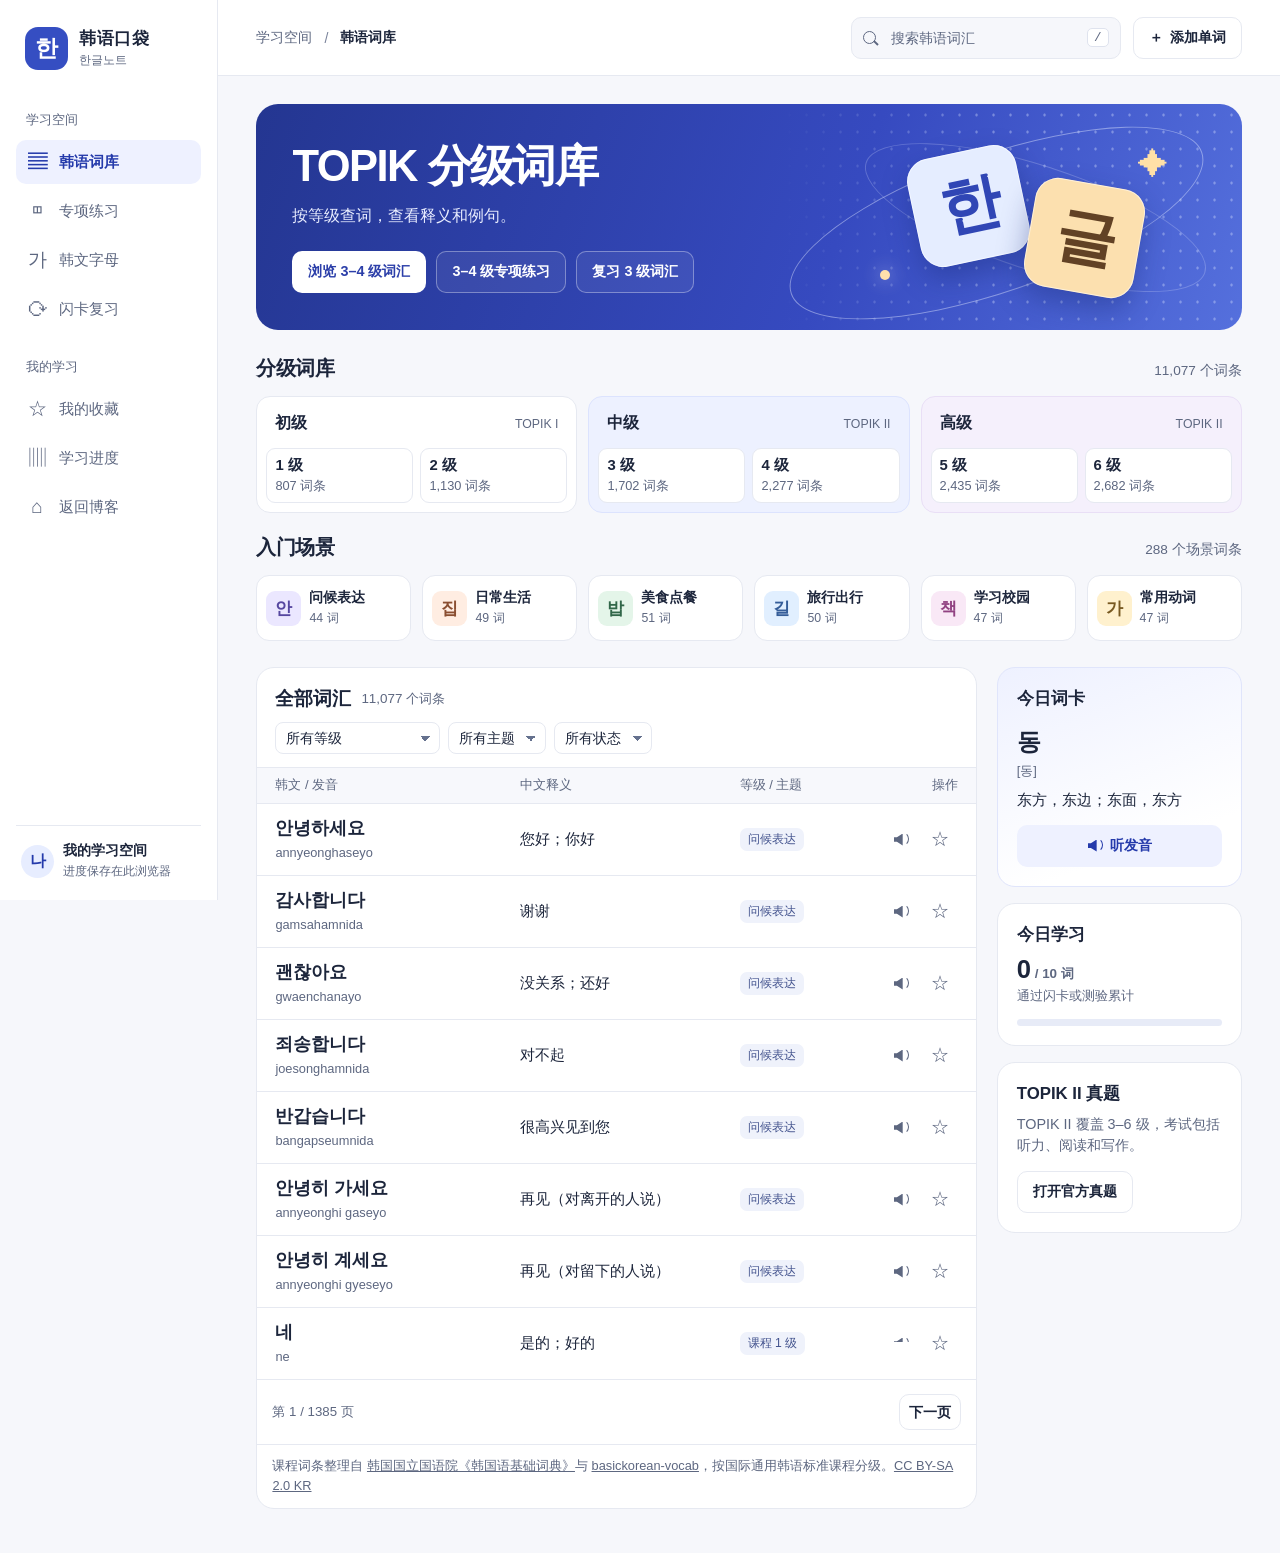
<file: projects/hangul-garden/index.html>
<!doctype html>
<html lang="zh-CN">
<head>
  <meta charset="utf-8">
  <meta name="viewport" content="width=device-width, initial-scale=1">
  <meta name="theme-color" content="#f7f8fc">
  <meta name="description" content="查找分级韩语词汇，用闪卡复习，并练习 3–4 级语法、听力、阅读和写作。">
  <title>韩语口袋 · 한글노트</title>
  <link rel="stylesheet" href="runtime-v5/style.css">
  <script>
    document.addEventListener('DOMContentLoaded', function () {
      var notice = document.getElementById('app-startup-status');
      if (notice) notice.textContent = '学习内容加载失败。请刷新重试，或在系统浏览器中打开。';
    });
  </script>
  <script src="runtime-v5/curriculum-preview.js" defer></script>
  <script src="scenes.js" defer></script>
  <script src="runtime-v5/data.js" defer></script>
  <script src="practice-data.js" defer></script>
  <script src="runtime-v5/practice.js" defer></script>
  <script src="runtime-v5/app.js" defer></script>
</head>
<body>
  <div class="shell">
    <aside class="sidebar" aria-label="主导航">
      <a class="brand" href="#/wordbank">
        <span class="brand-mark" lang="ko">한</span>
        <span><strong>韩语口袋</strong><small lang="ko">한글노트</small></span>
      </a>
      <nav class="nav">
        <div class="nav-label">学习空间</div>
        <a href="#/wordbank" data-route="wordbank"><i class="glyph book" aria-hidden="true">▤</i><span>韩语词库</span></a>
        <a href="#/grammar" data-practice-nav><i class="glyph" aria-hidden="true">◫</i><span>专项练习</span></a>
        <a href="#/hangul" data-route="hangul"><i class="glyph" lang="ko" aria-hidden="true">가</i><span>韩文字母</span></a>
        <a href="#/review" data-route="review"><i class="glyph rotate" aria-hidden="true">⟳</i><span>闪卡复习</span><span class="nav-count" id="nav-count" hidden></span></a>
        <div class="nav-label personal">我的学习</div>
        <a href="#/saved" data-route="saved"><i class="glyph" aria-hidden="true">☆</i><span>我的收藏</span></a>
        <a href="#/progress" data-route="progress"><i class="glyph" aria-hidden="true">▥</i><span>学习进度</span></a>
        <a href="../../#projects"><i class="glyph" aria-hidden="true">⌂</i><span>返回博客</span></a>
      </nav>
      <div class="sidebar-footer"><span class="avatar" lang="ko">나</span><span><strong>我的学习空间</strong><small>进度保存在此浏览器</small></span></div>
    </aside>
    <div class="body">
      <header class="topbar">
        <div class="breadcrumbs"><span>学习空间</span><span class="slash">/</span><strong id="crumb">韩语词库</strong></div>
        <div class="top-actions">
          <form id="search-form" class="search" role="search">
            <span class="search-icon" aria-hidden="true"></span>
            <input id="search" type="search" aria-label="按韩文、中文或罗马字查词" placeholder="搜索韩语词汇" autocomplete="off">
            <kbd title="按斜杠聚焦搜索框">/</kbd>
          </form>
          <button class="button outline add-button" data-action="add"><span aria-hidden="true">＋</span><span>添加单词</span></button>
        </div>
      </header>
      <div id="catalog-state" class="catalog-state" hidden>
        <p id="catalog-message" role="status">正在加载完整词库，可先使用已加载词条。</p>
        <button class="button outline" id="catalog-retry" hidden>重试</button>
      </div>
      <main id="main" tabindex="-1">
        <section class="panel panel-pad startup-panel">
          <h1>韩语口袋</h1>
          <p id="app-startup-status" role="status">正在加载韩语词库和专项练习。</p>
          <noscript><p>请在浏览器设置中启用 JavaScript，再重新打开页面。</p></noscript>
          <a class="button outline" href="./">重新加载</a>
        </section>
      </main>
    </div>
  </div>
  <div id="dialog-shade" class="dialog-shade" hidden></div>
  <dialog id="dialog" role="dialog" aria-modal="true" aria-labelledby="dialog-title"></dialog>
  <div class="toast" id="toast" role="status" hidden></div>
</body>
</html>
</file>
<file: blog-layout.css>
*,:after,:before{--tw-border-spacing-x:0;--tw-border-spacing-y:0;--tw-translate-x:0;--tw-translate-y:0;--tw-rotate:0;--tw-skew-x:0;--tw-skew-y:0;--tw-scale-x:1;--tw-scale-y:1;--tw-pan-x: ;--tw-pan-y: ;--tw-pinch-zoom: ;--tw-scroll-snap-strictness:proximity;--tw-gradient-from-position: ;--tw-gradient-via-position: ;--tw-gradient-to-position: ;--tw-ordinal: ;--tw-slashed-zero: ;--tw-numeric-figure: ;--tw-numeric-spacing: ;--tw-numeric-fraction: ;--tw-ring-inset: ;--tw-ring-offset-width:0px;--tw-ring-offset-color:#fff;--tw-ring-color:rgba(59,130,246,.5);--tw-ring-offset-shadow:0 0 #0000;--tw-ring-shadow:0 0 #0000;--tw-shadow:0 0 #0000;--tw-shadow-colored:0 0 #0000;--tw-blur: ;--tw-brightness: ;--tw-contrast: ;--tw-grayscale: ;--tw-hue-rotate: ;--tw-invert: ;--tw-saturate: ;--tw-sepia: ;--tw-drop-shadow: ;--tw-backdrop-blur: ;--tw-backdrop-brightness: ;--tw-backdrop-contrast: ;--tw-backdrop-grayscale: ;--tw-backdrop-hue-rotate: ;--tw-backdrop-invert: ;--tw-backdrop-opacity: ;--tw-backdrop-saturate: ;--tw-backdrop-sepia: ;--tw-contain-size: ;--tw-contain-layout: ;--tw-contain-paint: ;--tw-contain-style: }::backdrop{--tw-border-spacing-x:0;--tw-border-spacing-y:0;--tw-translate-x:0;--tw-translate-y:0;--tw-rotate:0;--tw-skew-x:0;--tw-skew-y:0;--tw-scale-x:1;--tw-scale-y:1;--tw-pan-x: ;--tw-pan-y: ;--tw-pinch-zoom: ;--tw-scroll-snap-strictness:proximity;--tw-gradient-from-position: ;--tw-gradient-via-position: ;--tw-gradient-to-position: ;--tw-ordinal: ;--tw-slashed-zero: ;--tw-numeric-figure: ;--tw-numeric-spacing: ;--tw-numeric-fraction: ;--tw-ring-inset: ;--tw-ring-offset-width:0px;--tw-ring-offset-color:#fff;--tw-ring-color:rgba(59,130,246,.5);--tw-ring-offset-shadow:0 0 #0000;--tw-ring-shadow:0 0 #0000;--tw-shadow:0 0 #0000;--tw-shadow-colored:0 0 #0000;--tw-blur: ;--tw-brightness: ;--tw-contrast: ;--tw-grayscale: ;--tw-hue-rotate: ;--tw-invert: ;--tw-saturate: ;--tw-sepia: ;--tw-drop-shadow: ;--tw-backdrop-blur: ;--tw-backdrop-brightness: ;--tw-backdrop-contrast: ;--tw-backdrop-grayscale: ;--tw-backdrop-hue-rotate: ;--tw-backdrop-invert: ;--tw-backdrop-opacity: ;--tw-backdrop-saturate: ;--tw-backdrop-sepia: ;--tw-contain-size: ;--tw-contain-layout: ;--tw-contain-paint: ;--tw-contain-style: }/*! tailwindcss v3.4.17 | MIT License | https://tailwindcss.com*/*,:after,:before{box-sizing:border-box;border:0 solid #e5e7eb}:after,:before{--tw-content:""}:host,html{line-height:1.5;-webkit-text-size-adjust:100%;-moz-tab-size:4;-o-tab-size:4;tab-size:4;font-family:ui-sans-serif,system-ui,sans-serif,Apple Color Emoji,Segoe UI Emoji,Segoe UI Symbol,Noto Color Emoji;font-feature-settings:normal;font-variation-settings:normal;-webkit-tap-highlight-color:transparent}body{margin:0;line-height:inherit}hr{height:0;color:inherit;border-top-width:1px}abbr:where([title]){-webkit-text-decoration:underline dotted;text-decoration:underline dotted}h1,h2,h3,h4,h5,h6{font-size:inherit;font-weight:inherit}a{color:inherit;text-decoration:inherit}b,strong{font-weight:bolder}code,kbd,pre,samp{font-family:ui-monospace,SFMono-Regular,Menlo,Monaco,Consolas,Liberation Mono,Courier New,monospace;font-feature-settings:normal;font-variation-settings:normal;font-size:1em}small{font-size:80%}sub,sup{font-size:75%;line-height:0;position:relative;vertical-align:baseline}sub{bottom:-.25em}sup{top:-.5em}table{text-indent:0;border-color:inherit;border-collapse:collapse}button,input,optgroup,select,textarea{font-family:inherit;font-feature-settings:inherit;font-variation-settings:inherit;font-size:100%;font-weight:inherit;line-height:inherit;letter-spacing:inherit;color:inherit;margin:0;padding:0}button,select{text-transform:none}button,input:where([type=button]),input:where([type=reset]),input:where([type=submit]){-webkit-appearance:button;background-color:transparent;background-image:none}:-moz-focusring{outline:auto}:-moz-ui-invalid{box-shadow:none}progress{vertical-align:baseline}::-webkit-inner-spin-button,::-webkit-outer-spin-button{height:auto}[type=search]{-webkit-appearance:textfield;outline-offset:-2px}::-webkit-search-decoration{-webkit-appearance:none}::-webkit-file-upload-button{-webkit-appearance:button;font:inherit}summary{display:list-item}blockquote,dd,dl,figure,h1,h2,h3,h4,h5,h6,hr,p,pre{margin:0}fieldset{margin:0}fieldset,legend{padding:0}menu,ol,ul{list-style:none;margin:0;padding:0}dialog{padding:0}textarea{resize:vertical}input::-moz-placeholder,textarea::-moz-placeholder{opacity:1;color:#9ca3af}input::placeholder,textarea::placeholder{opacity:1;color:#9ca3af}[role=button],button{cursor:pointer}:disabled{cursor:default}audio,canvas,embed,iframe,img,object,svg,video{display:block;vertical-align:middle}img,video{max-width:100%;height:auto}[hidden]:where(:not([hidden=until-found])){display:none}[multiple],[type=date],[type=datetime-local],[type=email],[type=month],[type=number],[type=password],[type=search],[type=tel],[type=text],[type=time],[type=url],[type=week],input:where(:not([type])),select,textarea{-webkit-appearance:none;-moz-appearance:none;appearance:none;background-color:#fff;border-color:#6b7280;border-width:1px;border-radius:0;padding:.5rem .75rem;font-size:1rem;line-height:1.5rem;--tw-shadow:0 0 #0000}[multiple]:focus,[type=date]:focus,[type=datetime-local]:focus,[type=email]:focus,[type=month]:focus,[type=number]:focus,[type=password]:focus,[type=search]:focus,[type=tel]:focus,[type=text]:focus,[type=time]:focus,[type=url]:focus,[type=week]:focus,input:where(:not([type])):focus,select:focus,textarea:focus{outline:2px solid transparent;outline-offset:2px;--tw-ring-inset:var(--tw-empty,/*!*/ /*!*/);--tw-ring-offset-width:0px;--tw-ring-offset-color:#fff;--tw-ring-color:#2563eb;--tw-ring-offset-shadow:var(--tw-ring-inset) 0 0 0 var(--tw-ring-offset-width) var(--tw-ring-offset-color);--tw-ring-shadow:var(--tw-ring-inset) 0 0 0 calc(1px + var(--tw-ring-offset-width)) var(--tw-ring-color);box-shadow:var(--tw-ring-offset-shadow),var(--tw-ring-shadow),var(--tw-shadow);border-color:#2563eb}input::-moz-placeholder,textarea::-moz-placeholder{color:#6b7280;opacity:1}input::placeholder,textarea::placeholder{color:#6b7280;opacity:1}::-webkit-datetime-edit-fields-wrapper{padding:0}::-webkit-date-and-time-value{min-height:1.5em;text-align:inherit}::-webkit-datetime-edit{display:inline-flex}::-webkit-datetime-edit,::-webkit-datetime-edit-day-field,::-webkit-datetime-edit-hour-field,::-webkit-datetime-edit-meridiem-field,::-webkit-datetime-edit-millisecond-field,::-webkit-datetime-edit-minute-field,::-webkit-datetime-edit-month-field,::-webkit-datetime-edit-second-field,::-webkit-datetime-edit-year-field{padding-top:0;padding-bottom:0}select{background-image:url("data:image/svg+xml;charset=utf-8,%3Csvg xmlns='http://www.w3.org/2000/svg' fill='none' viewBox='0 0 20 20'%3E%3Cpath stroke='%236b7280' stroke-linecap='round' stroke-linejoin='round' stroke-width='1.5' d='m6 8 4 4 4-4'/%3E%3C/svg%3E");background-position:right .5rem center;background-repeat:no-repeat;background-size:1.5em 1.5em;padding-right:2.5rem;-webkit-print-color-adjust:exact;print-color-adjust:exact}[multiple],[size]:where(select:not([size="1"])){background-image:none;background-position:0 0;background-repeat:unset;background-size:initial;padding-right:.75rem;-webkit-print-color-adjust:unset;print-color-adjust:unset}[type=checkbox],[type=radio]{-webkit-appearance:none;-moz-appearance:none;appearance:none;padding:0;-webkit-print-color-adjust:exact;print-color-adjust:exact;display:inline-block;vertical-align:middle;background-origin:border-box;-webkit-user-select:none;-moz-user-select:none;user-select:none;flex-shrink:0;height:1rem;width:1rem;color:#2563eb;background-color:#fff;border-color:#6b7280;border-width:1px;--tw-shadow:0 0 #0000}[type=checkbox]{border-radius:0}[type=radio]{border-radius:100%}[type=checkbox]:focus,[type=radio]:focus{outline:2px solid transparent;outline-offset:2px;--tw-ring-inset:var(--tw-empty,/*!*/ /*!*/);--tw-ring-offset-width:2px;--tw-ring-offset-color:#fff;--tw-ring-color:#2563eb;--tw-ring-offset-shadow:var(--tw-ring-inset) 0 0 0 var(--tw-ring-offset-width) var(--tw-ring-offset-color);--tw-ring-shadow:var(--tw-ring-inset) 0 0 0 calc(2px + var(--tw-ring-offset-width)) var(--tw-ring-color);box-shadow:var(--tw-ring-offset-shadow),var(--tw-ring-shadow),var(--tw-shadow)}[type=checkbox]:checked,[type=radio]:checked{border-color:transparent;background-color:currentColor;background-size:100% 100%;background-position:50%;background-repeat:no-repeat}[type=checkbox]:checked{background-image:url("data:image/svg+xml;charset=utf-8,%3Csvg xmlns='http://www.w3.org/2000/svg' fill='%23fff' viewBox='0 0 16 16'%3E%3Cpath d='M12.207 4.793a1 1 0 0 1 0 1.414l-5 5a1 1 0 0 1-1.414 0l-2-2a1 1 0 0 1 1.414-1.414L6.5 9.086l4.293-4.293a1 1 0 0 1 1.414 0'/%3E%3C/svg%3E")}@media (forced-colors:active) {[type=checkbox]:checked{-webkit-appearance:auto;-moz-appearance:auto;appearance:auto}}[type=radio]:checked{background-image:url("data:image/svg+xml;charset=utf-8,%3Csvg xmlns='http://www.w3.org/2000/svg' fill='%23fff' viewBox='0 0 16 16'%3E%3Ccircle cx='8' cy='8' r='3'/%3E%3C/svg%3E")}@media (forced-colors:active) {[type=radio]:checked{-webkit-appearance:auto;-moz-appearance:auto;appearance:auto}}[type=checkbox]:checked:focus,[type=checkbox]:checked:hover,[type=radio]:checked:focus,[type=radio]:checked:hover{border-color:transparent;background-color:currentColor}[type=checkbox]:indeterminate{background-image:url("data:image/svg+xml;charset=utf-8,%3Csvg xmlns='http://www.w3.org/2000/svg' fill='none' viewBox='0 0 16 16'%3E%3Cpath stroke='%23fff' stroke-linecap='round' stroke-linejoin='round' stroke-width='2' d='M4 8h8'/%3E%3C/svg%3E");border-color:transparent;background-color:currentColor;background-size:100% 100%;background-position:50%;background-repeat:no-repeat}@media (forced-colors:active) {[type=checkbox]:indeterminate{-webkit-appearance:auto;-moz-appearance:auto;appearance:auto}}[type=checkbox]:indeterminate:focus,[type=checkbox]:indeterminate:hover{border-color:transparent;background-color:currentColor}[type=file]{background:unset;border-color:inherit;border-width:0;border-radius:0;padding:0;font-size:unset;line-height:inherit}[type=file]:focus{outline:1px solid ButtonText;outline:1px auto -webkit-focus-ring-color}.fixed{position:fixed}.absolute{position:absolute}.relative{position:relative}.sticky{position:sticky}.inset-0{inset:0}.-left-\[31px\]{left:-31px}.bottom-0{bottom:0}.bottom-8{bottom:2rem}.left-0{left:0}.right-0{right:0}.right-8{right:2rem}.top-0{top:0}.top-1{top:.25rem}.top-\[88px\]{top:88px}.z-10{z-index:10}.z-50{z-index:50}.z-\[60\]{z-index:60}.mx-auto{margin-left:auto;margin-right:auto}.mb-1{margin-bottom:.25rem}.mb-12{margin-bottom:3rem}.mb-2{margin-bottom:.5rem}.mb-3{margin-bottom:.75rem}.mb-4{margin-bottom:1rem}.mb-6{margin-bottom:1.5rem}.mb-8{margin-bottom:2rem}.ml-auto{margin-left:auto}.mt-2{margin-top:.5rem}.mt-4{margin-top:1rem}.mt-auto{margin-top:auto}.line-clamp-2{-webkit-line-clamp:2}.line-clamp-2,.line-clamp-3{overflow:hidden;display:-webkit-box;-webkit-box-orient:vertical}.line-clamp-3{-webkit-line-clamp:3}.block{display:block}.inline-block{display:inline-block}.flex{display:flex}.grid{display:grid}.hidden{display:none}.h-10{height:2.5rem}.h-12{height:3rem}.h-16{height:4rem}.h-24{height:6rem}.h-3{height:.75rem}.h-8{height:2rem}.h-\[300px\]{height:300px}.h-full{height:100%}.min-h-screen{min-height:100vh}.w-10{width:2.5rem}.w-12{width:3rem}.w-24{width:6rem}.w-3{width:.75rem}.w-8{width:2rem}.w-full{width:100%}.min-w-\[3rem\]{min-width:3rem}.min-w-max{min-width:-moz-max-content;min-width:max-content}.max-w-2xl{max-width:42rem}.max-w-3xl{max-width:48rem}.max-w-\[1200px\]{max-width:1200px}.max-w-\[1400px\]{max-width:1400px}.max-w-\[900px\]{max-width:900px}.shrink-0{flex-shrink:0}.cursor-pointer{cursor:pointer}.resize-none{resize:none}.grid-cols-1{grid-template-columns:repeat(1,minmax(0,1fr))}.flex-col{flex-direction:column}.flex-wrap{flex-wrap:wrap}.items-start{align-items:flex-start}.items-center{align-items:center}.justify-center{justify-content:center}.justify-between{justify-content:space-between}.justify-around{justify-content:space-around}.gap-1{gap:.25rem}.gap-2{gap:.5rem}.gap-3{gap:.75rem}.gap-4{gap:1rem}.gap-5{gap:1.25rem}.gap-6{gap:1.5rem}.gap-8{gap:2rem}.space-y-10>:not([hidden])~:not([hidden]){--tw-space-y-reverse:0;margin-top:calc(2.5rem*(1 - var(--tw-space-y-reverse)));margin-bottom:calc(2.5rem*var(--tw-space-y-reverse))}.space-y-4>:not([hidden])~:not([hidden]){--tw-space-y-reverse:0;margin-top:calc(1rem*(1 - var(--tw-space-y-reverse)));margin-bottom:calc(1rem*var(--tw-space-y-reverse))}.space-y-5>:not([hidden])~:not([hidden]){--tw-space-y-reverse:0;margin-top:calc(1.25rem*(1 - var(--tw-space-y-reverse)));margin-bottom:calc(1.25rem*var(--tw-space-y-reverse))}.space-y-6>:not([hidden])~:not([hidden]){--tw-space-y-reverse:0;margin-top:calc(1.5rem*(1 - var(--tw-space-y-reverse)));margin-bottom:calc(1.5rem*var(--tw-space-y-reverse))}.self-start{align-self:flex-start}.overflow-hidden{overflow:hidden}.overflow-x-auto{overflow-x:auto}.overflow-x-hidden{overflow-x:hidden}.overflow-y-hidden{overflow-y:hidden}.rounded{border-radius:.25rem}.rounded-2xl{border-radius:1rem}.rounded-full{border-radius:9999px}.rounded-lg{border-radius:.5rem}.rounded-xl{border-radius:.75rem}.border{border-width:1px}.border-b{border-bottom-width:1px}.border-l{border-left-width:1px}.border-t{border-top-width:1px}.border-black\/10{border-color:rgba(0,0,0,.1)}.border-black\/5{border-color:rgba(0,0,0,.05)}.border-white\/40{border-color:hsla(0,0%,100%,.4)}.border-white\/60{border-color:hsla(0,0%,100%,.6)}.bg-black\/5{background-color:rgba(0,0,0,.05)}.bg-blue-400{--tw-bg-opacity:1;background-color:rgb(96 165 250/var(--tw-bg-opacity,1))}.bg-blue-500{--tw-bg-opacity:1;background-color:rgb(59 130 246/var(--tw-bg-opacity,1))}.bg-blue-500\/90{background-color:rgba(59,130,246,.9)}.bg-white\/40{background-color:hsla(0,0%,100%,.4)}.bg-white\/50{background-color:hsla(0,0%,100%,.5)}.bg-white\/80{background-color:hsla(0,0%,100%,.8)}.bg-gradient-to-br{background-image:linear-gradient(to bottom right,var(--tw-gradient-stops))}.from-pink-200{--tw-gradient-from:#fbcfe8 var(--tw-gradient-from-position);--tw-gradient-to:rgba(251,207,232,0) var(--tw-gradient-to-position);--tw-gradient-stops:var(--tw-gradient-from),var(--tw-gradient-to)}.to-pink-300{--tw-gradient-to:#f9a8d4 var(--tw-gradient-to-position)}.bg-cover{background-size:cover}.bg-fixed{background-attachment:fixed}.bg-center{background-position:50%}.object-cover{-o-object-fit:cover;object-fit:cover}.p-4{padding:1rem}.p-6{padding:1.5rem}.p-8{padding:2rem}.px-2{padding-left:.5rem;padding-right:.5rem}.px-3{padding-left:.75rem;padding-right:.75rem}.px-4{padding-left:1rem;padding-right:1rem}.px-8{padding-left:2rem;padding-right:2rem}.py-0\.5{padding-top:.125rem;padding-bottom:.125rem}.py-1{padding-top:.25rem;padding-bottom:.25rem}.py-2{padding-top:.5rem;padding-bottom:.5rem}.py-3{padding-top:.75rem}.pb-3,.py-3{padding-bottom:.75rem}.pb-4{padding-bottom:1rem}.pl-6{padding-left:1.5rem}.pt-4{padding-top:1rem}.text-center{text-align:center}.font-body,.font-heading{font-family:Inter,Noto Sans SC,sans-serif}.text-4xl{font-size:2.25rem;line-height:2.5rem}.text-\[11px\]{font-size:11px}.text-\[12px\]{font-size:12px}.text-\[13px\]{font-size:13px}.text-\[14px\]{font-size:14px}.text-\[15px\]{font-size:15px}.text-\[16px\]{font-size:16px}.text-\[18px\]{font-size:18px}.text-\[20px\]{font-size:20px}.text-\[22px\]{font-size:22px}.text-\[24px\]{font-size:24px}.text-\[28px\]{font-size:28px}.text-\[32px\]{font-size:32px}.font-bold{font-weight:700}.font-semibold{font-weight:600}.uppercase{text-transform:uppercase}.leading-relaxed{line-height:1.625}.leading-snug{line-height:1.375}.leading-tight{line-height:1.25}.tracking-wide{letter-spacing:.025em}.tracking-wider{letter-spacing:.05em}.text-blue-600{--tw-text-opacity:1;color:rgb(37 99 235/var(--tw-text-opacity,1))}.text-on-surface{--tw-text-opacity:1;color:rgb(45 55 72/var(--tw-text-opacity,1))}.text-on-surface-variant{--tw-text-opacity:1;color:rgb(74 85 104/var(--tw-text-opacity,1))}.text-on-surface-variant\/80{color:rgba(74,85,104,.8)}.text-white{--tw-text-opacity:1;color:rgb(255 255 255/var(--tw-text-opacity,1))}.antialiased{-webkit-font-smoothing:antialiased;-moz-osx-font-smoothing:grayscale}.opacity-60{opacity:.6}.shadow-md{--tw-shadow:0 4px 6px -1px rgba(0,0,0,.1),0 2px 4px -2px rgba(0,0,0,.1);--tw-shadow-colored:0 4px 6px -1px var(--tw-shadow-color),0 2px 4px -2px var(--tw-shadow-color)}.shadow-md,.shadow-sm{box-shadow:var(--tw-ring-offset-shadow,0 0 #0000),var(--tw-ring-shadow,0 0 #0000),var(--tw-shadow)}.shadow-sm{--tw-shadow:0 1px 2px 0 rgba(0,0,0,.05);--tw-shadow-colored:0 1px 2px 0 var(--tw-shadow-color)}.ring-4{--tw-ring-offset-shadow:var(--tw-ring-inset) 0 0 0 var(--tw-ring-offset-width) var(--tw-ring-offset-color);--tw-ring-shadow:var(--tw-ring-inset) 0 0 0 calc(4px + var(--tw-ring-offset-width)) var(--tw-ring-color);box-shadow:var(--tw-ring-offset-shadow),var(--tw-ring-shadow),var(--tw-shadow,0 0 #0000)}.ring-white\/50{--tw-ring-color:hsla(0,0%,100%,.5)}.backdrop-blur-\[2px\]{--tw-backdrop-blur:blur(2px)}.backdrop-blur-\[2px\],.backdrop-blur-md{-webkit-backdrop-filter:var(--tw-backdrop-blur) var(--tw-backdrop-brightness) var(--tw-backdrop-contrast) var(--tw-backdrop-grayscale) var(--tw-backdrop-hue-rotate) var(--tw-backdrop-invert) var(--tw-backdrop-opacity) var(--tw-backdrop-saturate) var(--tw-backdrop-sepia);backdrop-filter:var(--tw-backdrop-blur) var(--tw-backdrop-brightness) var(--tw-backdrop-contrast) var(--tw-backdrop-grayscale) var(--tw-backdrop-hue-rotate) var(--tw-backdrop-invert) var(--tw-backdrop-opacity) var(--tw-backdrop-saturate) var(--tw-backdrop-sepia)}.backdrop-blur-md{--tw-backdrop-blur:blur(12px)}.transition-all{transition-property:all;transition-timing-function:cubic-bezier(.4,0,.2,1);transition-duration:.15s}.transition-colors{transition-property:color,background-color,border-color,text-decoration-color,fill,stroke;transition-timing-function:cubic-bezier(.4,0,.2,1);transition-duration:.15s}.transition-transform{transition-property:transform;transition-timing-function:cubic-bezier(.4,0,.2,1);transition-duration:.15s}.duration-300{transition-duration:.3s}@font-face{font-family:Material Symbols Outlined;font-style:normal;font-weight:400;font-display:block;src:url(blog-symbols.woff2) format("woff2")}.material-symbols-outlined{font-family:Material Symbols Outlined;font-weight:400;font-style:normal;display:inline-block;line-height:1;letter-spacing:normal;text-transform:none;white-space:nowrap;direction:ltr;font-feature-settings:"liga";-webkit-font-smoothing:antialiased}.last\:border-0:last-child{border-width:0}.last\:pb-0:last-child{padding-bottom:0}.hover\:-translate-y-1:hover{--tw-translate-y:-0.25rem;transform:translate(var(--tw-translate-x),var(--tw-translate-y)) rotate(var(--tw-rotate)) skewX(var(--tw-skew-x)) skewY(var(--tw-skew-y)) scaleX(var(--tw-scale-x)) scaleY(var(--tw-scale-y))}.hover\:bg-black\/10:hover{background-color:rgba(0,0,0,.1)}.hover\:bg-blue-600:hover{--tw-bg-opacity:1;background-color:rgb(37 99 235/var(--tw-bg-opacity,1))}.hover\:bg-white:hover{--tw-bg-opacity:1;background-color:rgb(255 255 255/var(--tw-bg-opacity,1))}.hover\:text-on-surface:hover{--tw-text-opacity:1;color:rgb(45 55 72/var(--tw-text-opacity,1))}.focus\:bg-white\/60:focus{background-color:hsla(0,0%,100%,.6)}.focus\:outline-none:focus{outline:2px solid transparent;outline-offset:2px}.focus\:ring-2:focus{--tw-ring-offset-shadow:var(--tw-ring-inset) 0 0 0 var(--tw-ring-offset-width) var(--tw-ring-offset-color);--tw-ring-shadow:var(--tw-ring-inset) 0 0 0 calc(2px + var(--tw-ring-offset-width)) var(--tw-ring-color);box-shadow:var(--tw-ring-offset-shadow),var(--tw-ring-shadow),var(--tw-shadow,0 0 #0000)}.focus\:ring-blue-400:focus{--tw-ring-opacity:1;--tw-ring-color:rgb(96 165 250/var(--tw-ring-opacity,1))}.group:hover .group-hover\:text-blue-600{--tw-text-opacity:1;color:rgb(37 99 235/var(--tw-text-opacity,1))}.group:hover .group-hover\:text-on-surface{--tw-text-opacity:1;color:rgb(45 55 72/var(--tw-text-opacity,1))}@media (min-width:768px){.md\:flex{display:flex}.md\:hidden{display:none}.md\:h-\[400px\]{height:400px}.md\:grid-cols-2{grid-template-columns:repeat(2,minmax(0,1fr))}.md\:flex-row{flex-direction:row}.md\:items-center{align-items:center}.md\:gap-4{gap:1rem}.md\:p-6{padding:1.5rem}.md\:p-8{padding:2rem}.md\:px-8{padding-left:2rem;padding-right:2rem}}@media (min-width:1024px){.lg\:col-span-3{grid-column:span 3/span 3}.lg\:col-span-4{grid-column:span 4/span 4}.lg\:col-span-6{grid-column:span 6/span 6}.lg\:col-span-8{grid-column:span 8/span 8}.lg\:grid-cols-12{grid-template-columns:repeat(12,minmax(0,1fr))}.lg\:grid-cols-3{grid-template-columns:repeat(3,minmax(0,1fr))}.lg\:p-8{padding:2rem}}
</file>
<file: style.css>
/* ========== Base ========== */
body {
    /* Using background image via inline style on body, no need for gradient here */
    background-color: #f3f4f6;
}

/* ========== Material Symbols ========== */
.material-symbols-outlined {
    font-variation-settings: 'FILL' 0, 'wght' 400, 'GRAD' 0, 'opsz' 24;
}

/* ========== Glass UI Elements ========== */

.glass-nav {
    background-color: rgba(255, 255, 255, 0.4);
    backdrop-filter: blur(20px);
    -webkit-backdrop-filter: blur(20px);
    border-bottom: 1px solid rgba(255, 255, 255, 0.3);
}

.glass-card {
    background-color: rgba(255, 255, 255, 0.75);
    backdrop-filter: blur(24px);
    -webkit-backdrop-filter: blur(24px);
    border: 1px solid rgba(255, 255, 255, 0.8);
    box-shadow: 0 4px 24px -8px rgba(0, 0, 0, 0.05), inset 0 0 0 1px rgba(255,255,255,0.4);
}

/* ========== Responsive ========== */
@media (max-width: 768px) {
    body {
        padding-bottom: 64px; /* For mobile nav */
    }

    .glass-nav, .glass-card {
        backdrop-filter: blur(16px);
        -webkit-backdrop-filter: blur(16px);
    }
}

/* ========== Transitions ========== */
.section-content {
    animation: fadeIn 0.4s cubic-bezier(0.16, 1, 0.3, 1) forwards;
}

@keyframes fadeIn {
    from { opacity: 0; transform: translateY(12px); }
    to   { opacity: 1; transform: translateY(0); }
}

/* ========== Line Clamp Fallback ========== */
.line-clamp-2 {
    display: -webkit-box;
    -webkit-box-orient: vertical;
    -webkit-line-clamp: 2;
    overflow: hidden;
}
.line-clamp-3 {
    display: -webkit-box;
    -webkit-box-orient: vertical;
    -webkit-line-clamp: 3;
    overflow: hidden;
}
.line-clamp-4 {
    display: -webkit-box;
    -webkit-box-orient: vertical;
    -webkit-line-clamp: 4;
    overflow: hidden;
}

/* ========== Scrollbar ========== */
::-webkit-scrollbar {
    width: 8px;
}
::-webkit-scrollbar-track {
    background: transparent;
}
::-webkit-scrollbar-thumb {
    background: rgba(0, 0, 0, 0.15);
    border-radius: 4px;
}
::-webkit-scrollbar-thumb:hover {
    background: rgba(0, 0, 0, 0.3);
}
</file>
<file: projects/hangul-garden/runtime-v5/style.css>
:root {
  color-scheme: light;
  --bg: #f6f7fb;
  --paper: #fff;
  --ink: #1c253b;
  --muted: #5d6780;
  --line: #e6e9f1;
  --blue: #354ec2;
  --blue-dark: #243aab;
  --blue-soft: #eef1ff;
  --radius: 18px;
  font-family: "Segoe UI", "Microsoft YaHei", "PingFang SC", "Noto Sans CJK SC", sans-serif;
  font-size: 16px;
}
* { box-sizing: border-box; }
body { margin: 0; min-width: 280px; background: var(--bg); color: var(--ink); }
a { color: inherit; text-decoration: none; }
button, select, input, textarea { font: inherit; }
button { cursor: pointer; }
button:disabled { cursor: default; opacity: .55; }
button, a, select, input, textarea { -webkit-tap-highlight-color: transparent; }
:focus-visible { outline: 3px solid #6482f9; outline-offset: 3px; }
[hidden] { display: none !important; }
[lang="ko"] { font-family: "Malgun Gothic", "Apple SD Gothic Neo", "Noto Sans CJK KR", "Noto Sans KR", sans-serif; }
h1, h2, h3, p { margin: 0; }
.shell { display: grid; grid-template-columns: 218px minmax(0, 1fr); min-height: 100dvh; }
.sidebar {
  position: sticky; top: 0; height: 100dvh; background: var(--paper); border-right: 1px solid var(--line);
  display: flex; flex-direction: column; padding: 27px 16px 20px;
}
.brand { display: flex; gap: 11px; align-items: center; padding: 0 9px; }
.brand-mark { display: grid; place-items: center; width: 43px; height: 43px; flex: 0 0 auto; background: var(--blue); color: #fff; border-radius: 13px; font-weight: 800; font-size: 1.45rem; }
.brand strong, .sidebar-footer strong { display: block; }
.brand strong { font-size: 1.04rem; letter-spacing: .045em; }
.brand small { display: block; color: var(--muted); margin-top: 2px; font-size: .75rem; }
.nav { margin-top: 42px; display: grid; gap: 5px; }
.nav-label { margin: 0 10px 6px; color: var(--muted); font-size: .79rem; }
.nav-label.personal { margin-top: 23px; }
.nav a { min-height: 44px; display: flex; gap: 11px; padding: 7px 10px; align-items: center; font-size: .92rem; border-radius: 10px; color: var(--muted); }
.nav a:hover { background: #f5f6fb; color: var(--ink); }
.nav a[aria-current="page"] { color: var(--blue-dark); background: var(--blue-soft); font-weight: 700; }
.glyph { width: 22px; text-align: center; font-style: normal; font-size: 1.2rem; line-height: 1; }
.glyph.rotate { font-size: 1.48rem; }
.nav-count { margin-left: auto; border-radius: 8px; padding: 2px 6px; color: var(--blue-dark); background: #e8ecff; font-size: .76rem; }
.sidebar-footer { margin-top: auto; display: flex; align-items: center; border-top: 1px solid var(--line); padding: 16px 5px 0; gap: 9px; }
.sidebar-footer strong { font-size: .86rem; }
.sidebar-footer small { display: block; color: var(--muted); font-size: .75rem; margin-top: 3px; }
.avatar { width: 33px; height: 33px; flex: 0 0 auto; display: grid; place-items: center; border-radius: 50%; background: #e7edff; color: var(--blue-dark); font-weight: 700; }
.topbar { display: flex; align-items: center; justify-content: space-between; min-height: 76px; gap: 16px; background: var(--paper); border-bottom: 1px solid var(--line); padding: 12px clamp(20px, 3vw, 48px); }
.breadcrumbs { display: flex; gap: 12px; align-items: center; color: var(--muted); white-space: nowrap; font-size: .88rem; }
.breadcrumbs strong { color: var(--ink); }
.slash { color: #79829a; }
.top-actions { display: flex; align-items: center; gap: 12px; }
.search { min-width: 270px; height: 42px; display: flex; align-items: center; gap: 10px; background: #f6f7fb; border: 1px solid var(--line); border-radius: 10px; padding: 0 11px; }
.search:focus-within { border-color: #8295eb; box-shadow: 0 0 0 3px var(--blue-soft); }
.search input { min-width: 0; width: 100%; border: none; outline: none; background: transparent; color: var(--ink); font-size: .9rem; }
.search input::placeholder { color: var(--muted); }
.search-icon { position: relative; display: inline-block; flex: 0 0 auto; width: 13px; height: 13px; border: 1.7px solid currentColor; border-radius: 50%; color: var(--muted); margin-right: 3px; }
.search-icon::after { content: ''; position: absolute; width: 6px; height: 1.7px; background: currentColor; transform: rotate(45deg); top: 10px; left: 9px; }
kbd { border: 1px solid #dfe3ee; color: var(--muted); background: #fff; border-radius: 5px; font-size: .79rem; padding: 1px 6px; }
main { max-width: 1440px; margin: 0 auto; padding: 28px clamp(20px, 3vw, 48px) 44px; }
main:focus { outline: none; }
.button {
  display: inline-flex; align-items: center; justify-content: center; gap: 7px; border: 1px solid transparent; border-radius: 10px; min-height: 42px;
  padding: 8px 15px; font-weight: 650; font-size: .9rem; white-space: nowrap; background: var(--blue); color: #fff;
}
.button:hover { background: var(--blue-dark); }
.button.outline { border-color: var(--line); background: #fff; color: var(--ink); }
.button.outline:hover { background: var(--blue-soft); border-color: #d7dffb; color: var(--blue-dark); }
.button.soft { background: var(--blue-soft); color: var(--blue-dark); }
.button.soft:hover { background: #e3e8ff; }
.button.ghost { background: transparent; color: var(--blue-dark); }
.button.ghost:hover { background: var(--blue-soft); }
.button.danger { background: #fff2ef; color: #9e382b; }
.hero {
  position: relative; isolation: isolate; overflow: hidden; display: flex; align-items: center; min-height: 226px; padding: 29px 36px;
  border-radius: 22px; color: #fff; background: linear-gradient(110deg, #243691 0%, #364ac0 59%, #5570dd 100%);
}
.hero-copy { position: relative; z-index: 1; max-width: 580px; }
.hero h1 { font-size: clamp(2rem, 3.4vw, 3.05rem); line-height: 1.16; letter-spacing: -.035em; }
.hero p { color: #e9edff; margin-top: 12px; line-height: 1.55; }
.hero-actions { display: flex; flex-wrap: wrap; margin-top: 22px; gap: 10px; }
.hero .button { background: #fff; color: #2c3fa9; }
.hero .button:hover { background: #e8edff; }
.hero .button.hero-secondary { color: #fff; background: #fff1; border-color: #ffffff57; }
.hero .button.hero-secondary:hover { background: #ffffff2d; }
.hero-art { position: absolute; pointer-events: none; inset: 0 0 0 53%; }
.hero-art::before { content: ''; position: absolute; inset: 0; background: radial-gradient(circle, #d9e3fe65 1px, transparent 1.5px) 50% 50% / 17px 17px; mask-image: linear-gradient(90deg, transparent, #000 44%); }
.orbit { position: absolute; width: min(94%, 462px); height: 138px; border-radius: 50%; border: 1px solid #e5ebff72; right: 6%; top: 22%; transform: rotate(-19deg); }
.orbit.second { transform: rotate(18deg); width: 77%; height: 105px; top: 27%; border-color: #e5ebff3d; }
.tile { position: absolute; display: grid; place-items: center; width: 111px; height: 110px; border-radius: 23px; font-weight: 900; font-size: 3.8rem; box-shadow: 0 12px 28px #16277361, inset 0 0 0 1px #fff8; letter-spacing: -.08em; }
.tile.first { right: 47%; top: 21%; transform: rotate(-12deg); background: #e5edff; color: #3046b5; }
.tile.last { right: 22%; top: 35%; transform: rotate(10deg); background: #fce0af; color: #624225; }
.art-star { position: absolute; color: #ffe0a7; right: 16%; top: 19%; font-size: 1.9rem; }
.art-dot { position: absolute; width: 10px; height: 10px; background: #ffdfac; border-radius: 50%; right: 76%; bottom: 22%; box-shadow: 0 0 18px #fff9; }
.section-heading { display: flex; align-items: baseline; justify-content: space-between; gap: 10px; margin-bottom: 14px; }
.section-heading h2 { font-size: 1.23rem; letter-spacing: -.024em; }
.section-heading p, .muted { color: var(--muted); }
.section-heading p { font-size: .85rem; }
.topics-section { margin-top: 25px; }
.starter-topics { margin-top: 21px; }
.level-grid { display: grid; grid-template-columns: repeat(3, minmax(0, 1fr)); gap: 11px; }
.level-group { min-width: 0; border: 1px solid var(--line); background: var(--paper); border-radius: 14px; padding: 7px 9px 9px; }
.level-group.intermediate { background: #edf1ff; border-color: #dce3fe; }
.level-group.advanced { background: #f5f0fc; border-color: #e9dff6; }
.level-group-control { display: flex; justify-content: space-between; gap: 8px; align-items: center; width: 100%; min-height: 39px; padding: 5px 8px; text-align: left; color: var(--ink); background: transparent; border: 1px solid transparent; border-radius: 8px; }
.level-group-control span { font-size: .77rem; color: var(--muted); white-space: nowrap; }
.level-links { display: grid; grid-template-columns: repeat(2, minmax(0, 1fr)); gap: 7px; margin-top: 5px; }
.level-card { padding: 7px 8px; min-height: 51px; text-align: left; border: 1px solid var(--line); border-radius: 9px; color: var(--ink); background: var(--paper); }
.level-card:hover, .level-card[aria-pressed="true"], .level-group-control:hover, .level-group-control[aria-pressed="true"] { border-color: #8a9ce6; color: var(--blue-dark); }
.level-card strong, .level-card small { display: block; white-space: nowrap; }
.level-card strong { font-size: .93rem; }
.level-card small { font-size: .8rem; color: var(--muted); margin-top: 3px; }
.topic-grid { display: grid; grid-template-columns: repeat(6, minmax(0, 1fr)); gap: 11px; }
.topic-card { display: flex; align-items: center; gap: 8px; text-align: left; background: #fff; color: var(--ink); min-height: 66px; border: 1px solid var(--line); border-radius: 13px; padding: 10px 9px; }
.topic-card:hover, .topic-card[aria-pressed="true"] { border-color: #9eaceb; background: #f2f4ff; }
.topic-mark { display: grid; place-items: center; width: 35px; height: 35px; flex: 0 0 auto; border-radius: 9px; font-size: 1.08rem; font-weight: 800; background: #ebe7ff; color: #5647a0; }
.topic-mark.peach { background: #ffede2; color: #8a4e31; }
.topic-mark.green { background: #e4f5e9; color: #316749; }
.topic-mark.blue { background: #e1efff; color: #355d99; }
.topic-mark.pink { background: #f9e8f6; color: #914282; }
.topic-mark.yellow { background: #fff1ce; color: #785921; }
.topic-card strong { display: block; font-size: .87rem; white-space: nowrap; }
.topic-card small { display: block; font-size: .77rem; color: var(--muted); margin-top: 3px; }
.columns { display: grid; grid-template-columns: minmax(0, 1fr) minmax(225px, .34fr); gap: 20px; margin-top: 26px; align-items: start; }
.columns aside { display: grid; gap: 16px; }
.panel { background: var(--paper); border: 1px solid var(--line); border-radius: var(--radius); }
.panel-pad { padding: 19px; }
.list-heading { padding: 18px 18px 10px; display: flex; align-items: center; gap: 10px; flex-wrap: wrap; }
.list-heading h2 { font-size: 1.19rem; }
.list-heading p { color: var(--muted); font-size: .84rem; }
.inset-controls { padding: 0 18px 13px; display: flex; flex-wrap: wrap; gap: 8px; }
.filter { appearance: none; padding: 7px 30px 7px 10px; border: 1px solid var(--line); border-radius: 8px; color: var(--ink); background: linear-gradient(45deg, transparent 50%, #65718e 50%) calc(100% - 14px) 50%/5px 5px no-repeat, linear-gradient(135deg, #65718e 50%, transparent 50%) calc(100% - 9px) 50%/5px 5px no-repeat #fff; font-size: .87rem; max-width: 100%; }
.word-row { display: grid; grid-template-columns: minmax(130px, 1.12fr) minmax(80px, 1fr) minmax(70px, .63fr) 76px; align-items: center; gap: 10px; min-height: 72px; padding: 10px 18px; border-top: 1px solid var(--line); }
.word-row:hover:not(.word-header) { background: #fafbff; }
.word-header { color: var(--muted); font-size: .81rem; background: #f7f8fc; min-height: 36px; padding-block: 8px; }
.word-link { text-align: left; color: var(--ink); background: none; border: 0; padding: 0; line-height: 1.25; min-width: 0; overflow-wrap: anywhere; }
.word-link:hover strong { color: var(--blue-dark); text-decoration: underline; }
.word-link strong { display: block; font-size: 1.1rem; }
#word-results { scroll-margin-top: 12px; }
.roman { color: var(--muted); font-size: .8rem; margin-top: 5px; display: block; }
.definition { font-size: .92rem; overflow-wrap: anywhere; }
.pill { display: inline-block; width: fit-content; padding: 4px 8px; border-radius: 7px; font-size: .76rem; color: #42528d; background: #eff2fb; line-height: 1.3; }
.row-actions { display: flex; justify-content: flex-end; gap: 3px; }
.icon-button { width: 36px; height: 36px; display: inline-grid; place-items: center; background: transparent; color: var(--muted); border: 1px solid transparent; border-radius: 8px; font-size: 1.15rem; line-height: 1; padding: 0; }
.icon-button:hover { background: var(--blue-soft); color: var(--blue-dark); }
.icon-button[aria-pressed="true"] { color: #9b5b02; background: #fff5df; }
.speaker { display: inline-block; position: relative; width: 16px; height: 16px; }
.speaker::before { content: ''; position: absolute; inset: 2px 6px 2px 1px; background: currentColor; clip-path: polygon(0 31%, 36% 31%, 100% 0, 100% 100%, 36% 69%, 0 69%); }
.speaker::after { content: ''; position: absolute; border: 1.6px solid transparent; border-right-color: currentColor; border-radius: 50%; width: 11px; height: 12px; top: 0; right: 0; }
.list-footer { min-height: 65px; border-top: 1px solid var(--line); display: flex; gap: 10px; justify-content: space-between; align-items: center; padding: 9px 15px; color: var(--muted); font-size: .83rem; }
.word-source { border-top: 1px solid var(--line); padding: 11px 15px; color: var(--muted); line-height: 1.6; font-size: .8rem; }
.word-source a { text-decoration: underline; }
.pagination-buttons { display: flex; gap: 7px; }
.pagination-buttons .button { min-height: 36px; padding: 5px 9px; }
.today-card { background: linear-gradient(160deg, #eef1ff, #fff 76%); border-color: #e0e5fb; }
.today-card h2, .mini-progress h2, .exam-card h2 { font-size: 1.05rem; }
.exam-card p { margin: 9px 0 14px; line-height: 1.5; color: var(--muted); font-size: .9rem; }
.today-card .word-link { margin-top: 18px; }
.today-card .word-link strong { font-size: 1.48rem; }
.today-card .meaning { font-size: .92rem; margin: 12px 0 15px; }
.today-card .button { width: 100%; }
.mini-progress .mini-count { font-size: 1.6rem; font-weight: 800; margin: 9px 0 3px; }
.mini-progress .muted { font-size: .84rem; }
.meter { height: 7px; background: #e7ebf7; border-radius: 99px; overflow: hidden; margin: 14px 0 0; }
.meter span { display: block; height: 100%; border-radius: inherit; background: #536be0; }
.page-head { margin: 5px 0 23px; }
.page-head h1 { font-size: clamp(1.85rem, 4vw, 2.65rem); line-height: 1.2; letter-spacing: -.03em; }
.page-head p { margin-top: 9px; line-height: 1.5; color: var(--muted); }
.empty { padding: 35px 20px; text-align: center; border-top: 1px solid var(--line); }
.empty p { margin: 8px 0 16px; color: var(--muted); }
.letters-section { margin-bottom: 18px; }
.letters-section h2 { font-size: 1.15rem; }
.letters-section p { color: var(--muted); margin: 7px 0 13px; line-height: 1.5; }
.letters-grid { display: grid; grid-template-columns: repeat(auto-fill, minmax(79px, 1fr)); gap: 9px; }
.letter { display: grid; justify-items: center; align-content: center; gap: 4px; min-height: 76px; color: var(--ink); background: var(--bg); border: 1px solid var(--line); border-radius: 11px; }
.letter:hover { background: var(--blue-soft); color: var(--blue-dark); }
.letter strong { font-size: 1.65rem; }
.letter small { font-size: .8rem; color: var(--muted); }
.syllable { display: flex; flex-wrap: wrap; align-items: center; gap: 8px; font-size: 1.2rem; margin-top: 13px; }
.syllable span[lang="ko"] { padding: 9px; background: var(--blue-soft); color: var(--blue-dark); border-radius: 8px; }
.review-panel { max-width: 740px; }
.review-panel p { line-height: 1.55; }
.review-scope { display: flex; gap: 10px; align-items: center; margin: 13px 0 10px; font-size: .9rem; }
.review-controls { display: flex; flex-wrap: wrap; gap: 10px; margin-top: 18px; }
.review-status { display: flex; align-items: center; justify-content: space-between; gap: 8px; font-size: .9rem; color: var(--muted); }
.flashcard { margin: 18px 0; padding: 26px 16px; text-align: center; border-radius: 16px; border: 1px solid #dde3fc; background: #f1f4ff; }
.flashcard .large-ko, .large-ko { font-size: clamp(1.9rem, 5vw, 2.8rem); overflow-wrap: anywhere; }
.flashcard .answer { margin-top: 19px; padding-top: 16px; border-top: 1px solid #dce3fa; }
.flashcard .answer p { margin-top: 7px; }
.review-ratings { display: flex; flex-wrap: wrap; gap: 8px; }
.quiz-options { display: grid; grid-template-columns: repeat(2, minmax(0, 1fr)); gap: 9px; }
.quiz-options .button { white-space: normal; }
.quiz-options .right { background: #e6f6ec; color: #255537; border-color: #afd6bd; opacity: 1; }
.quiz-options .wrong { background: #fff0eb; color: #8c3125; border-color: #ebc0b7; opacity: 1; }
.quiz-feedback { margin-top: 14px; }
.progress-grid { display: grid; grid-template-columns: repeat(3, 1fr); gap: 12px; }
.progress-grid strong { display: block; font-size: 2rem; margin-top: 7px; color: var(--blue-dark); }
.progress-grid p { color: var(--muted); font-size: .88rem; }
.activity { margin-top: 16px; }
.grade-progress { display: grid; grid-template-columns: repeat(2, minmax(0, 1fr)); gap: 20px; }
.grade-progress h3 { font-size: .93rem; }
.grade-progress .section-heading { margin-bottom: 5px; flex-wrap: wrap; }
.grade-progress .meter { margin-top: 8px; }
.activity-list { padding: 0; margin: 14px 0 0; list-style: none; }
.activity-list li { display: flex; align-items: center; justify-content: space-between; flex-wrap: wrap; padding: 12px 0; border-top: 1px solid var(--line); gap: 8px; }
.practice-hero { display: flex; align-items: center; justify-content: space-between; gap: 16px; background: linear-gradient(112deg, #283992, #4b62cf); border-radius: 20px; color: #fff; padding: 24px 28px; }
.practice-hero h1 { font-size: clamp(1.65rem, 3.4vw, 2.4rem); }
.practice-hero p { color: #eef0ff; line-height: 1.5; margin-top: 7px; }
.practice-tabs { display: grid; grid-template-columns: repeat(4, minmax(0, 1fr)); gap: 9px; margin: 18px 0; }
.practice-tabs a { display: flex; align-items: center; justify-content: space-between; gap: 5px; min-height: 54px; padding: 8px 14px; border: 1px solid var(--line); border-radius: 11px; background: #fff; }
.practice-tabs a span { color: var(--muted); font-size: .83rem; white-space: nowrap; }
.practice-tabs a:hover, .practice-tabs a[aria-current="page"] { background: var(--blue-soft); border-color: #bbc8ff; color: var(--blue-dark); }
.practice-layout { display: grid; grid-template-columns: minmax(220px, .36fr) minmax(0, 1fr); gap: 17px; align-items: start; }
.practice-index { min-width: 0; overflow: hidden; }
.practice-index-header { display: grid; gap: 10px; padding: 15px 13px 8px; }
.practice-index-header h2 { font-size: 1.12rem; }
.practice-index-header p { color: var(--muted); margin-top: 5px; font-size: .87rem; line-height: 1.45; }
.practice-filter, .practice-mobile-picker { display: flex; align-items: center; gap: 8px; color: var(--muted); font-size: .88rem; }
.practice-completion { padding: 0 13px 10px; color: var(--blue-dark); font-size: .86rem; font-weight: 650; }
.practice-index-list { max-height: min(65dvh, 665px); overflow-y: auto; border-top: 1px solid var(--line); padding: 5px; }
.practice-list-item { display: flex; gap: 8px; width: 100%; min-height: 53px; align-items: center; text-align: left; padding: 7px 6px; background: #fff; border: 1px solid transparent; border-radius: 9px; color: var(--ink); }
.practice-list-item:hover, .practice-list-item[aria-current="true"] { background: var(--blue-soft); border-color: #d7def8; }
.practice-position { display: grid; place-items: center; flex: 0 0 auto; width: 25px; height: 25px; border-radius: 7px; background: #f0f3fb; color: var(--blue-dark); font-size: .8rem; font-weight: 700; }
.practice-list-item small { display: block; font-size: .78rem; color: var(--muted); margin-top: 4px; }
.practice-mobile-picker { display: none; }
.practice-paper { min-width: 0; padding: clamp(14px, 2.5vw, 27px); }
.practice-question-header h2 { font-size: clamp(1.42rem, 3vw, 2rem); margin-top: 6px; overflow-wrap: anywhere; }
.practice-meta { display: flex; align-items: center; gap: 8px; color: var(--muted); font-size: .88rem; }
.practice-material { background: #f4f6ff; border: 1px solid #e1e7fb; border-radius: 12px; padding: 14px; margin: 16px 0; line-height: 1.6; overflow-wrap: anywhere; }
.practice-material summary { font-weight: 700; cursor: pointer; }
.practice-material p { margin-top: 7px; }
.practice-transcript { margin-top: 12px; border-top: 1px solid #dbe1f8; padding-top: 8px; }
.practice-transcript p { padding-left: 9px; border-left: 2px solid #c6d1fc; }
.practice-passage { white-space: pre-line; }
.audio-top { display: flex; justify-content: space-between; flex-wrap: wrap; align-items: center; gap: 8px; }
.audio-top label { color: var(--muted); font-size: .82rem; display: flex; align-items: center; gap: 6px; }
.audio-material audio { width: 100%; margin-top: 9px; display: block; }
.practice-audio-credit { font-size: .79rem; }
.practice-audio-credit a { text-decoration: underline; }
.practice-choice { min-inline-size: 0; border: 0; padding: 0; margin: 14px 0; }
.practice-choice legend { margin-bottom: 10px; font-weight: 750; line-height: 1.45; overflow-wrap: anywhere; }
.practice-option { display: flex; gap: 8px; min-height: 44px; padding: 9px 12px; background: #fff; border: 1px solid var(--line); border-radius: 9px; align-items: center; line-height: 1.4; cursor: pointer; }
.practice-option + .practice-option { margin-top: 7px; }
.practice-option:has(input:checked) { border-color: #889ce9; background: #f3f5ff; }
.practice-option input { flex: 0 0 auto; accent-color: var(--blue); margin: 1px 2px 0 0; }
.practice-option span { overflow-wrap: anywhere; }
.practice-option small { margin-left: auto; flex: 0 0 auto; font-weight: 650; }
.practice-option.correct, .practice-feedback.correct { background: #eaf7ef; border-color: #b9dfc8; color: #215538; }
.practice-option.incorrect, .practice-feedback.incorrect { background: #fff2ea; border-color: #f0d2bd; color: #7c3f27; }
.practice-feedback { padding: 12px 14px; border: 1px solid #dce3fa; border-radius: 10px; margin: 13px 0; line-height: 1.5; }
.practice-feedback p { margin-top: 5px; overflow-wrap: anywhere; }
.practice-pager { display: flex; justify-content: space-between; align-items: center; gap: 7px; flex-wrap: wrap; border-top: 1px solid var(--line); margin-top: 18px; padding-top: 12px; color: var(--muted); font-size: .9rem; }
.practice-pager div { display: flex; gap: 7px; }
.practice-pager .button { min-height: 38px; padding-inline: 10px; }
.practice-data-table { width: 100%; border-collapse: collapse; margin: 0 0 14px; font-size: .91rem; }
.practice-data-table th, .practice-data-table td { text-align: left; padding: 7px 9px; border: 1px solid var(--line); }
.practice-data-table thead { background: var(--blue-soft); color: var(--blue-dark); }
.writing-instructions { line-height: 1.55; margin-bottom: 12px; }
.writing-field { display: grid; gap: 6px; margin: 10px 0; font-size: .9rem; font-weight: 650; }
.writing-field textarea { width: 100%; resize: vertical; border: 1px solid #c9d3eb; border-radius: 9px; background: #fff; color: var(--ink); padding: 9px 11px; line-height: 1.55; font-weight: 400; font-size: 1rem; }
.writing-meta { min-height: 29px; display: flex; justify-content: space-between; flex-wrap: wrap; gap: 6px; color: var(--muted); }
.writing-reference { background: #f4f6ff; }
.writing-reference h3 { font-size: 1rem; margin-bottom: 5px; }
.writing-reference h3:not(:first-child) { margin-top: 12px; }
.writing-reference ul { margin: 4px 0 8px; padding-inline-start: 22px; }
.startup-panel { max-width: 600px; }
.startup-panel p { margin: 10px 0; color: var(--muted); }
.catalog-state { display: flex; align-items: center; justify-content: space-between; gap: 10px; padding: 9px clamp(14px, 3vw, 48px); color: var(--muted); background: var(--blue-soft); font-size: .875rem; }
.catalog-state button { min-height: 34px; }
dialog { width: 92vw; max-width: 545px; max-height: 90vh; max-height: 90dvh; overflow: auto; padding: 25px; border-radius: 19px; border: 1px solid var(--line); color: var(--ink); box-shadow: 0 18px 85px #111b4652; }
dialog:not([open]) { display: none; }
dialog::backdrop { background: #11183c73; }
.dialog-shade { position: fixed; top: 0; right: 0; bottom: 0; left: 0; z-index: 30; background: rgba(17, 24, 60, .45); }
.legacy-dialog[open] { display: block; position: fixed; top: 50%; left: 50%; margin: 0; transform: translate(-50%, -50%); z-index: 31; background: var(--paper); }
.dialog-top { display: flex; align-items: flex-start; justify-content: space-between; gap: 12px; margin-bottom: 15px; }
.dialog-top h2 { font-size: 1.45rem; line-height: 1.32; }
.dialog-top .icon-button { flex: 0 0 auto; font-size: 1.5rem; }
.detail-meta { display: flex; flex-wrap: wrap; align-items: center; gap: 7px; margin: 12px 0; }
.detail-meaning { font-size: 1.13rem; line-height: 1.5; overflow-wrap: anywhere; }
.sentence { background: var(--bg); border-radius: 12px; padding: 13px; margin: 15px 0; }
.sentence-top { display: flex; align-items: center; justify-content: space-between; gap: 8px; }
.sentence p { margin-top: 6px; overflow-wrap: anywhere; }
.sentence .sense-example { margin-top: 10px; border-top: 1px solid var(--line); padding-top: 8px; }
.dialog-actions { display: flex; gap: 8px; flex-wrap: wrap; margin-top: 18px; }
.dialog-tabs { display: flex; gap: 8px; margin: 0 0 14px; }
.form-fields { display: grid; gap: 12px; }
.form-fields label { font-size: .9rem; display: grid; gap: 6px; }
.form-fields input, .form-fields textarea { width: 100%; border: 1px solid #ced6e8; border-radius: 8px; padding: 9px 11px; color: var(--ink); }
.form-fields textarea { resize: vertical; min-height: 107px; }
.form-note { color: var(--muted); font-size: .88rem; line-height: 1.5; }
.form-error { color: #a33f30; font-size: .88rem; }
.toast { position: fixed; z-index: 3; bottom: 20px; right: 20px; max-width: min(390px, calc(100% - 40px)); padding: 12px 16px; border-radius: 11px; color: #fff; background: #202d5a; box-shadow: 0 6px 25px #19274938; font-size: .92rem; }
@media (max-width: 1250px) {
  .topic-grid { grid-template-columns: repeat(3, minmax(0, 1fr)); }
}
@media (max-width: 1010px) {
  .shell { grid-template-columns: 176px minmax(0, 1fr); }
  .sidebar { padding-inline: 11px; }
  .columns { grid-template-columns: 1fr; }
  .columns aside { grid-template-columns: repeat(2, minmax(0, 1fr)); }
}
@media (max-width: 740px) {
  .shell { display: block; }
  .sidebar { position: static; height: auto; padding: 11px 14px 8px; border-right: 0; border-bottom: 1px solid var(--line); }
  .brand { padding: 0; gap: 7px; }
  .brand-mark { width: 31px; height: 31px; border-radius: 9px; font-size: 1rem; }
  .brand span:last-child { display: flex; align-items: baseline; gap: 8px; }
  .brand strong { font-size: .95rem; }
  .nav { margin-top: 8px; display: grid; grid-template-columns: repeat(4, minmax(0, 1fr)); gap: 3px; }
  .nav a { min-width: 0; min-height: 36px; justify-content: center; padding: 5px 3px; font-size: .8rem; text-align: center; }
  .nav-label, .sidebar-footer, .breadcrumbs, .nav .glyph, .nav-count { display: none; }
  #word-results { scroll-margin-top: 12px; }
  .topbar { padding: 9px 14px; min-height: auto; }
  .top-actions { width: 100%; gap: 7px; }
  .search { min-width: 0; flex: 1; padding: 0 8px; }
  .search kbd { display: none; }
  .add-button { padding-inline: 8px; }
  main { padding: 14px 14px 24px; }
  .hero { min-height: auto; padding: 20px 16px; }
  .hero-copy { max-width: 100%; }
  .hero p { font-size: .9rem; }
  .hero-art { inset-inline-start: 63%; opacity: .24; }
  .tile { width: 62px; height: 65px; border-radius: 13px; font-size: 2rem; }
  .tile.first { top: 20%; right: 38%; }
  .tile.last { top: 52%; right: 13%; }
  .art-star { top: 13%; right: 8%; font-size: 1rem; }
  .hero-actions { margin-top: 15px; }
  .hero-actions .button { min-height: 38px; padding-inline: 9px; font-size: .85rem; }
  .practice-hero { padding: 14px 15px; flex-wrap: wrap; }
  .practice-hero p { font-size: .89rem; }
  .practice-hero .button { min-height: 35px; padding-inline: 9px; }
  .practice-tabs { gap: 5px; margin: 10px 0; }
  .practice-tabs a { text-align: center; flex-direction: column; justify-content: center; gap: 1px; padding: 5px; min-height: 54px; }
  .practice-layout { grid-template-columns: minmax(0, 1fr); gap: 10px; }
  .practice-index-header { grid-template-columns: minmax(0, 1fr) auto; align-items: center; gap: 7px; }
  .practice-index-list { display: none; }
  .practice-mobile-picker { display: flex; padding: 0 13px 10px; }
  .practice-mobile-picker select { min-width: 0; flex: 1; }
  #practice-title { scroll-margin-top: 12px; }
}
@media (max-width: 470px) {
  .level-grid { gap: 6px; }
  .level-group { padding: 5px; }
  .level-group-control { padding-inline: 4px; gap: 4px; flex-wrap: wrap; }
  .level-links { grid-template-columns: 1fr; gap: 4px; }
  .level-card { min-height: 44px; padding: 5px; }
  .level-card strong, .level-card small { font-size: .75rem; }
  .topic-grid { grid-template-columns: repeat(2, minmax(0, 1fr)); gap: 7px; }
  .topic-card { min-height: 55px; padding-block: 7px; }
  .columns aside, .quiz-options { grid-template-columns: 1fr; }
  .word-row { grid-template-columns: minmax(79px, 1fr) minmax(60px, .8fr) 70px; padding-inline: 9px; gap: 5px; }
  .word-row .category-cell { display: none; }
  .row-actions { gap: 0; }
  .row-actions .icon-button { width: 35px; }
  .list-heading, .inset-controls { padding-inline: 10px; }
  .list-footer { padding-inline: 9px; }
  .progress-grid { grid-template-columns: 1fr; }
}
</file>
